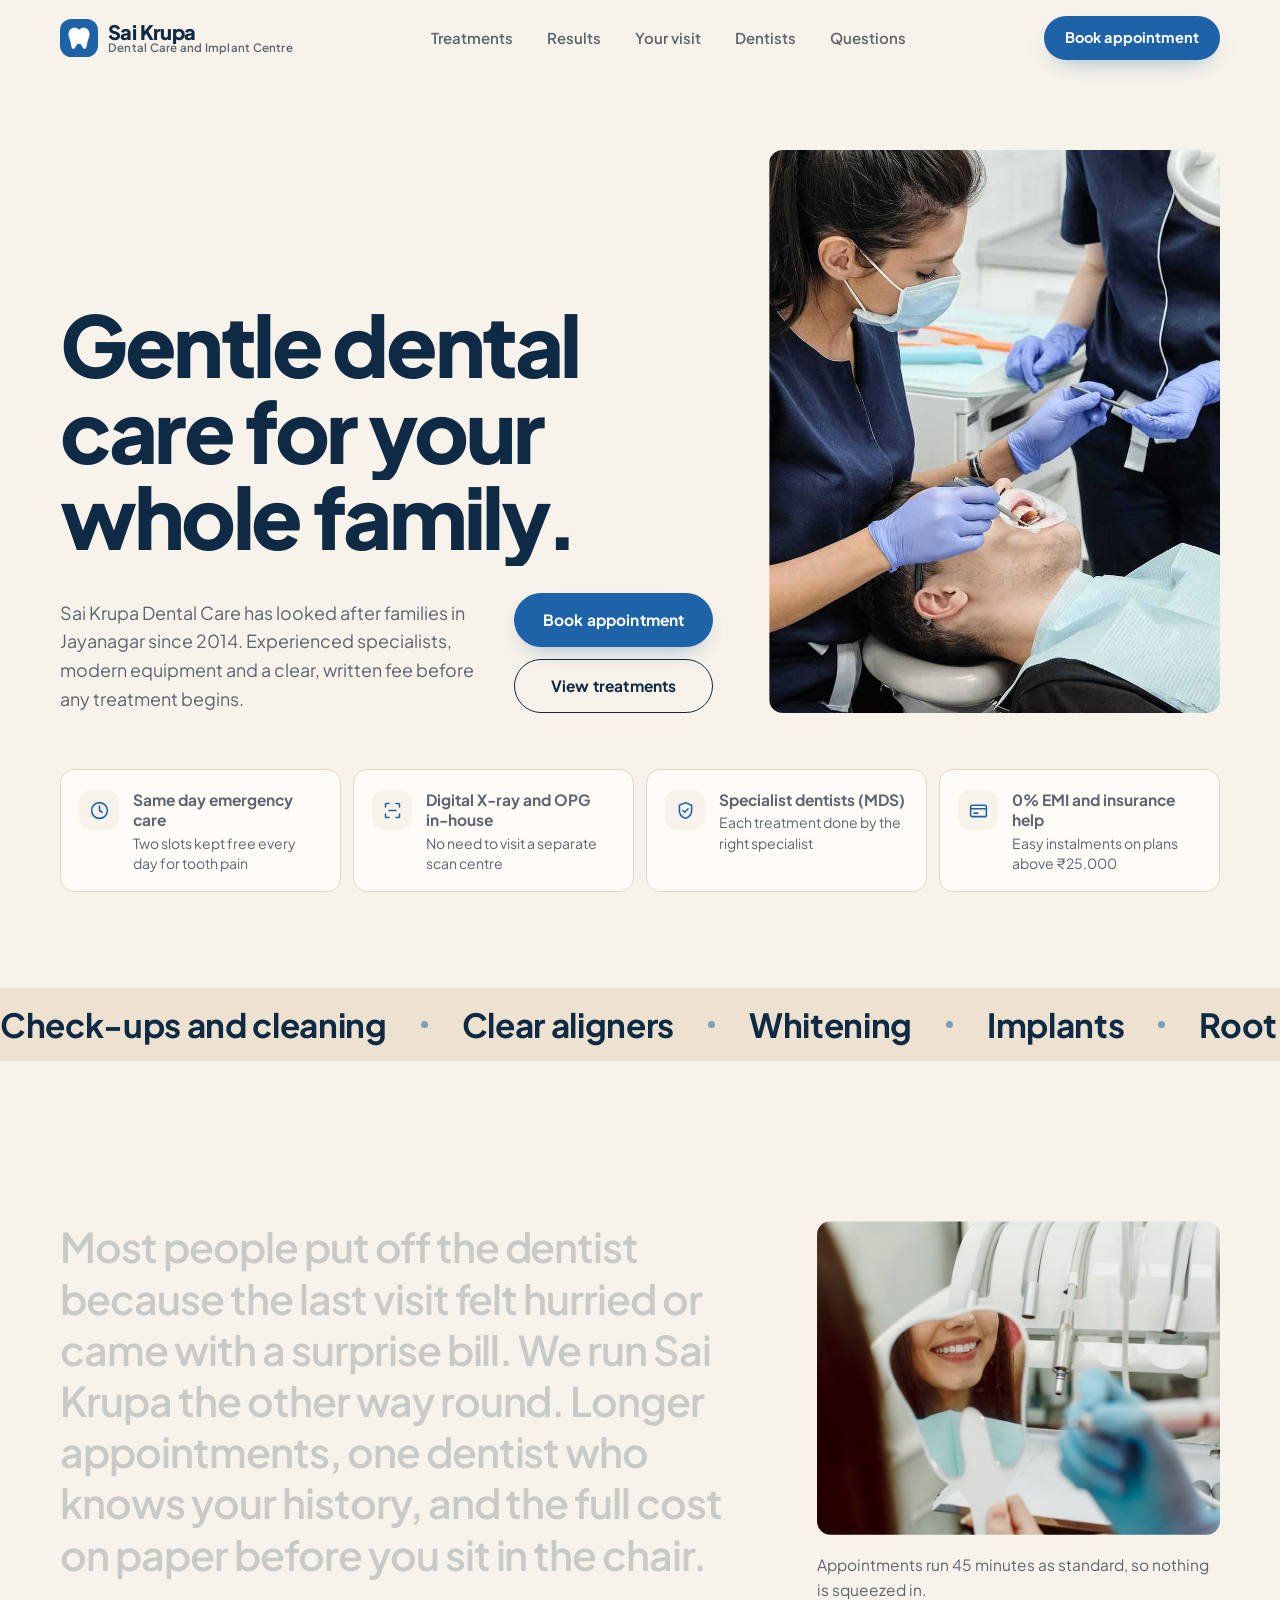
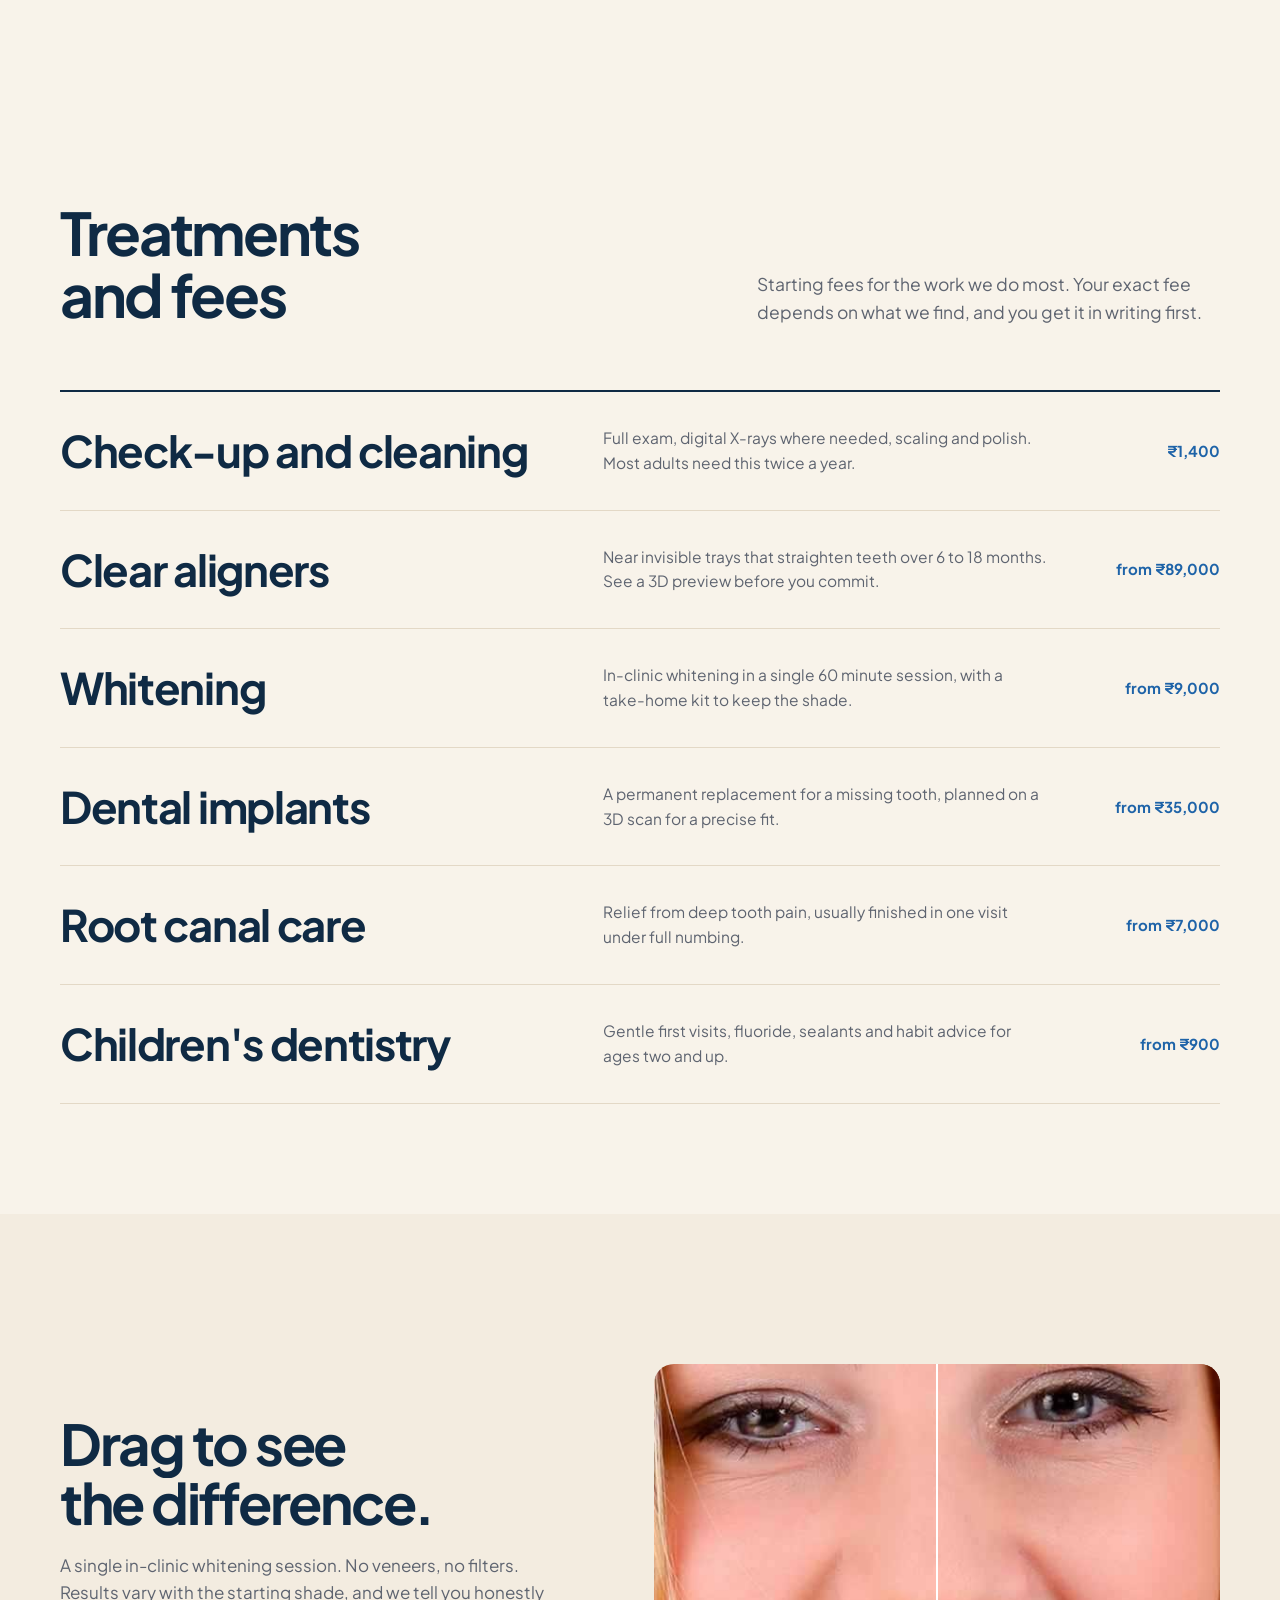
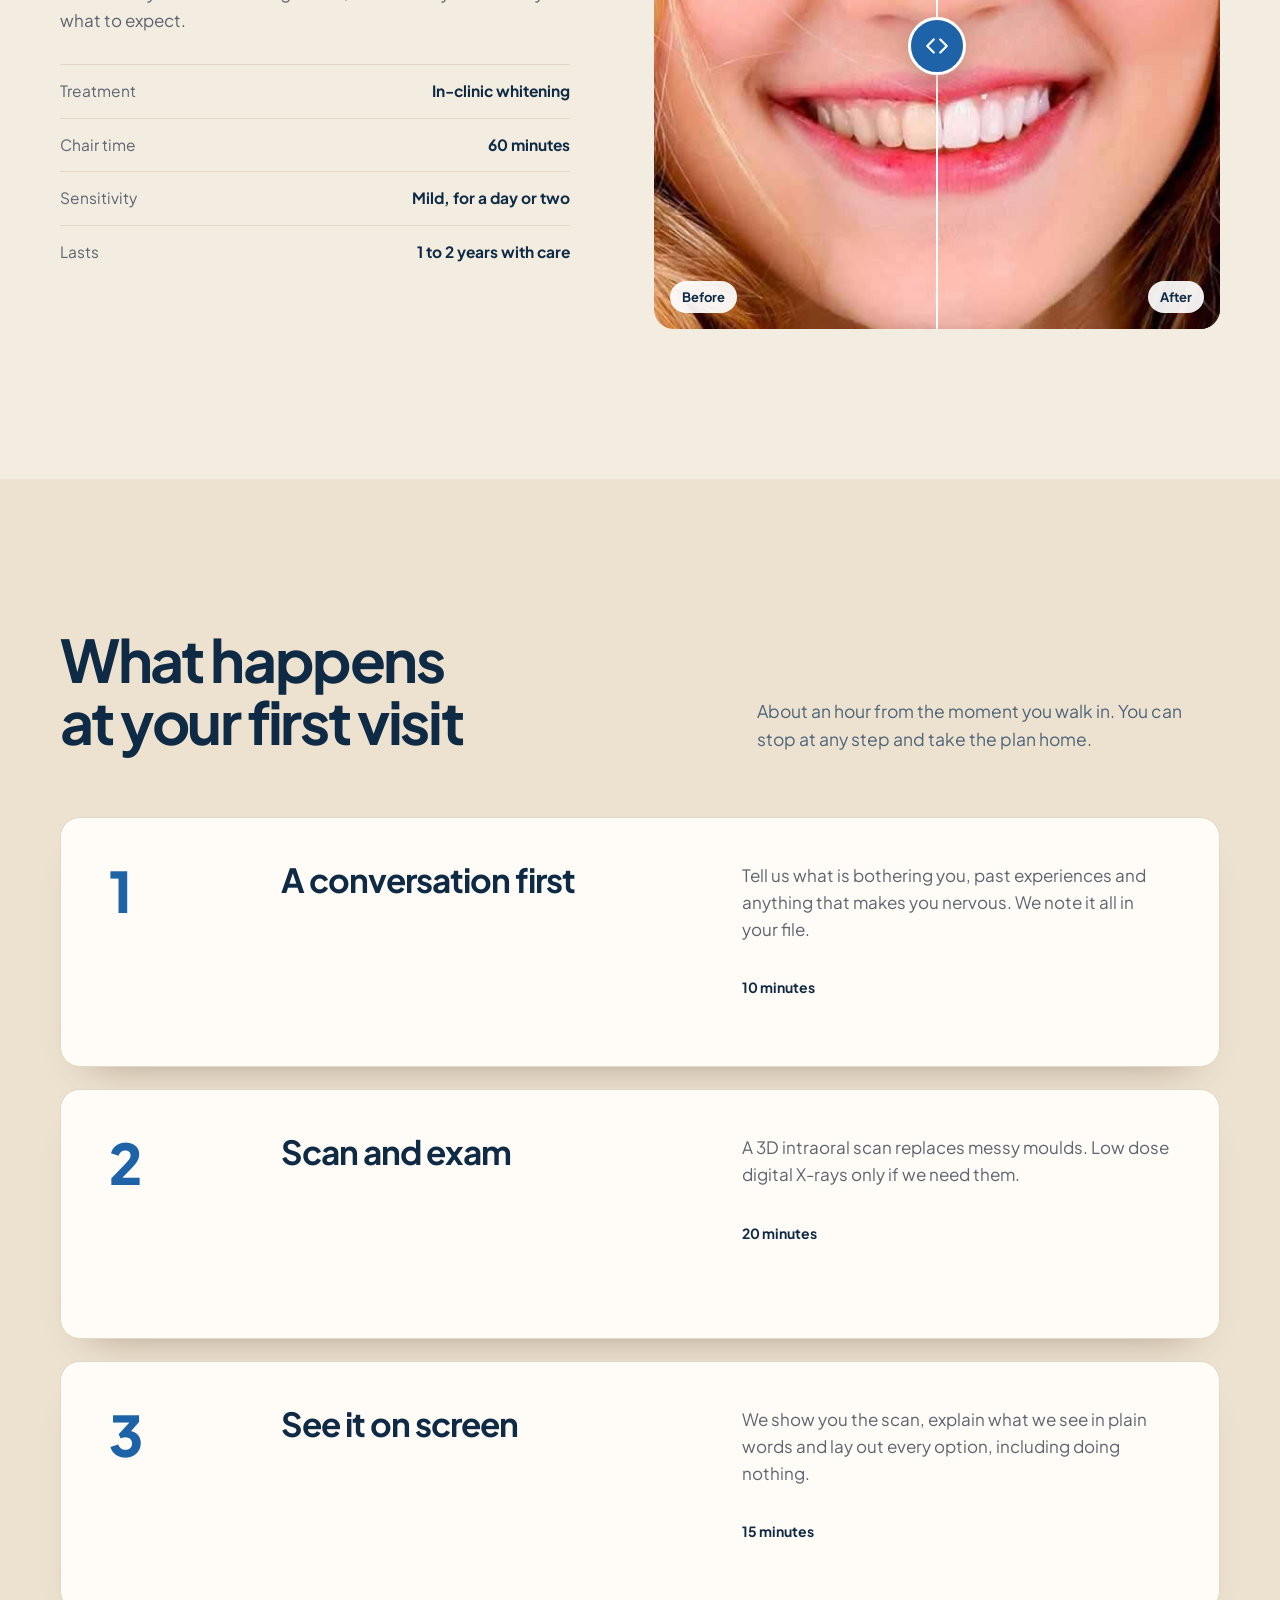
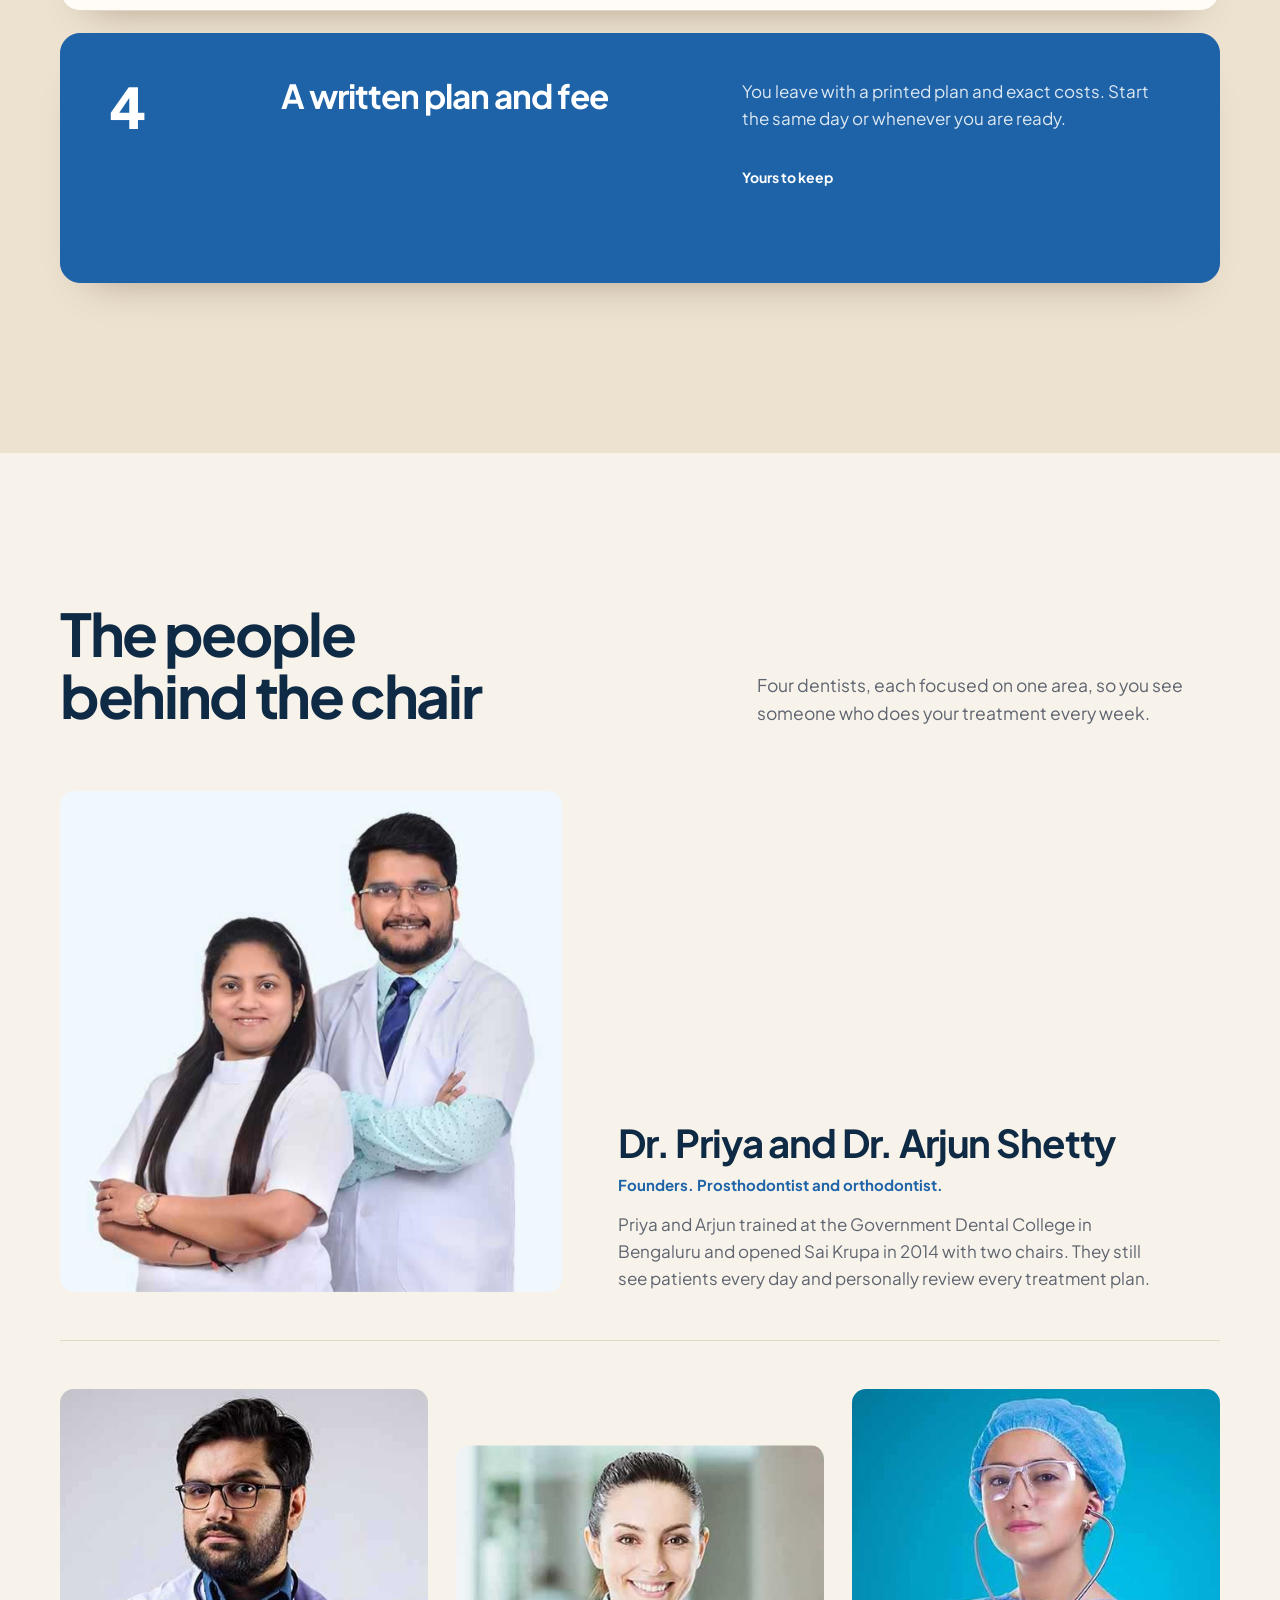
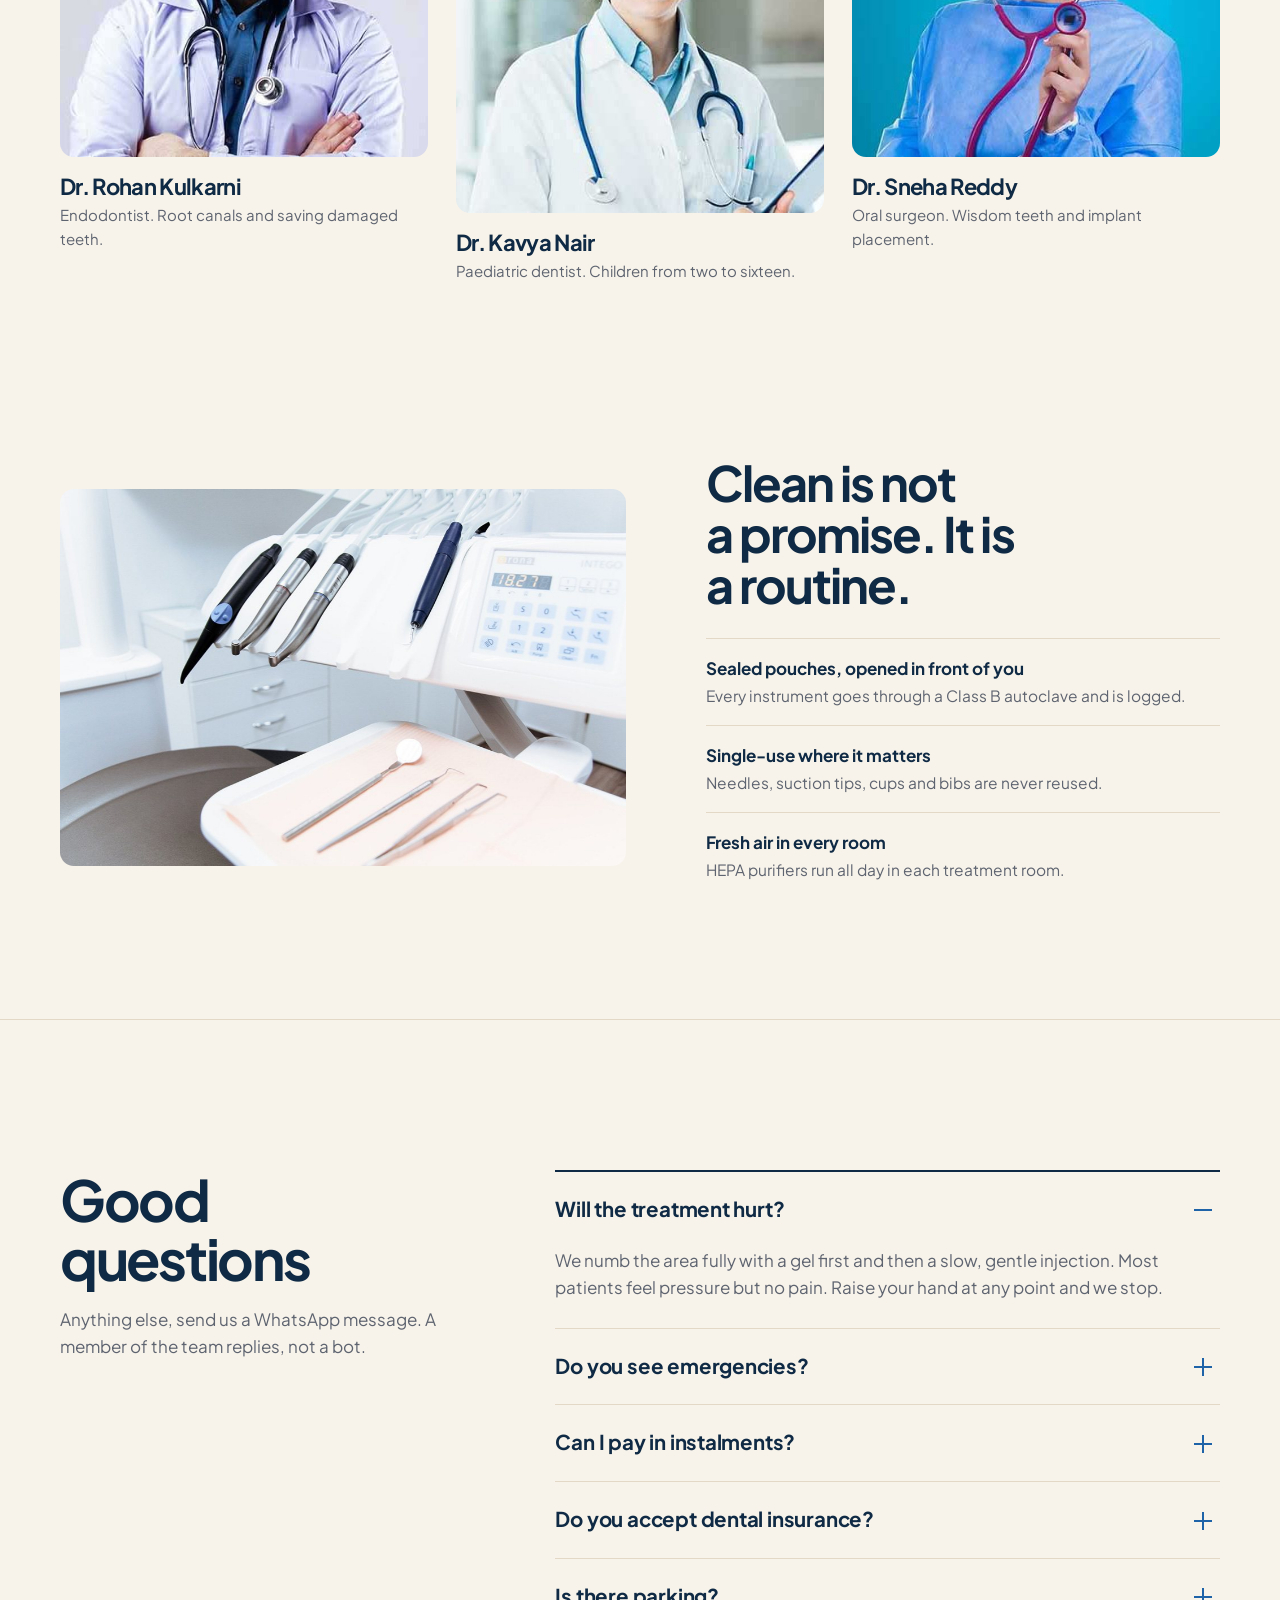
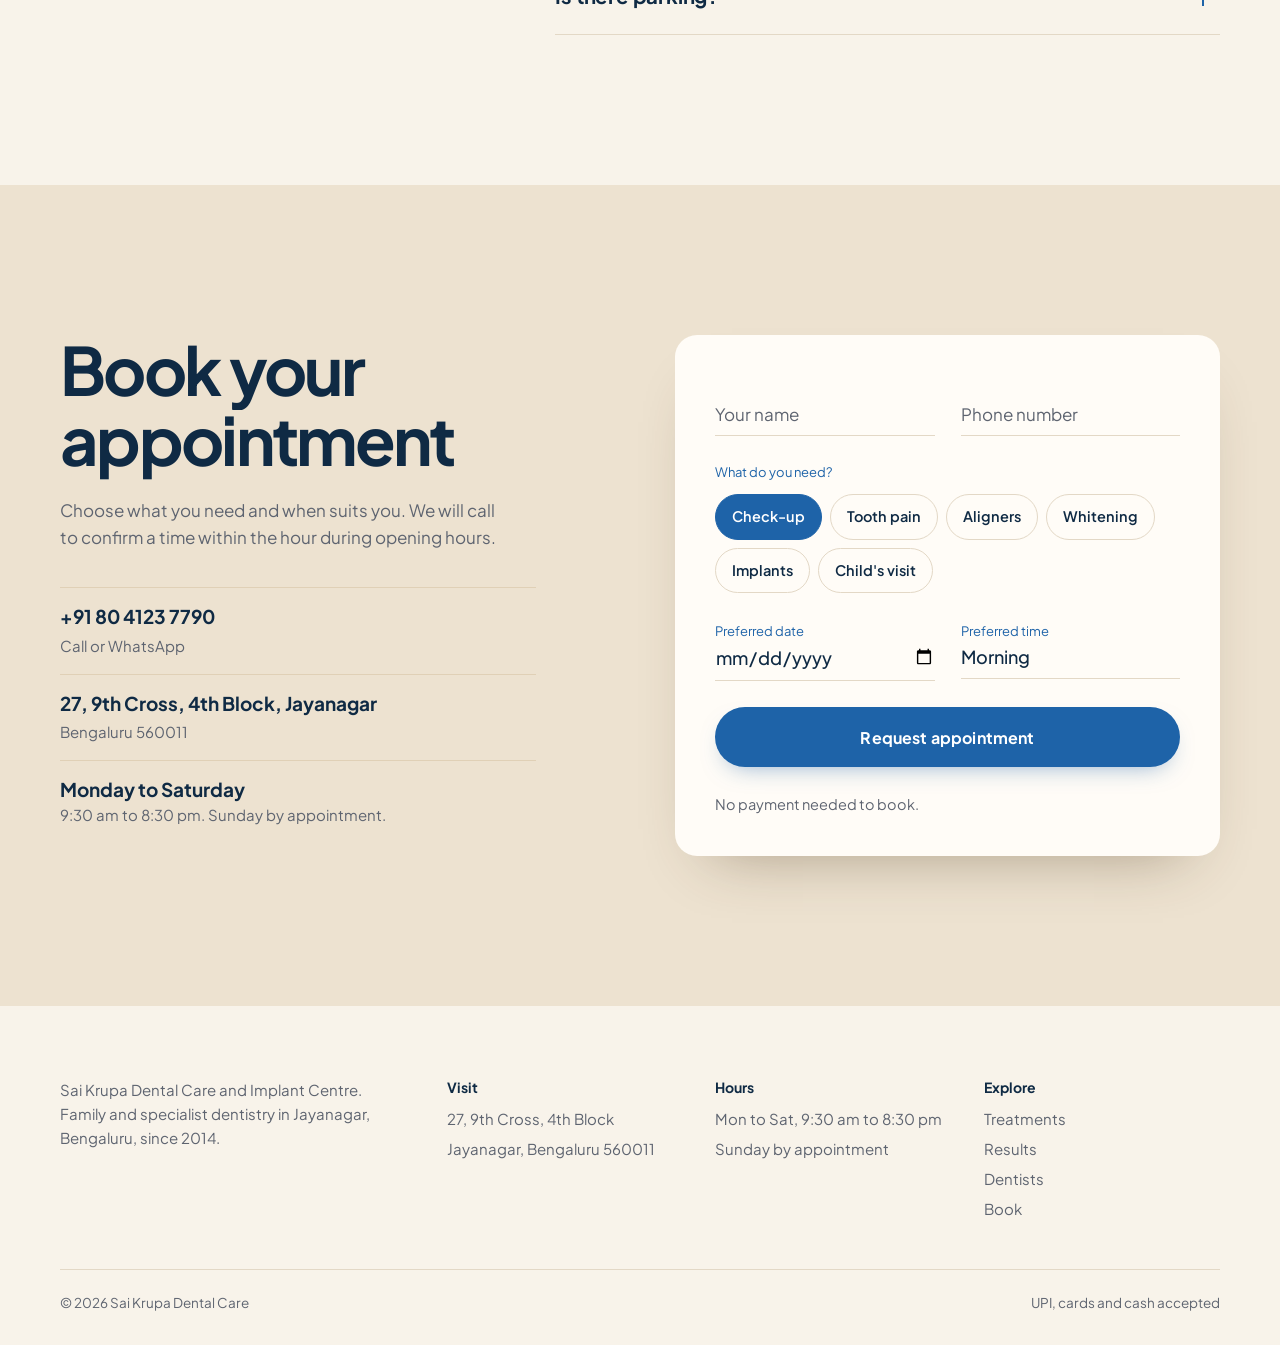
<file: public/index.html>
<!DOCTYPE html>
<html lang="en-IN">
<head>
<meta charset="utf-8">
<meta name="viewport" content="width=device-width, initial-scale=1, viewport-fit=cover">
<title>Sai Krupa Dental Care | Dentist in Jayanagar, Bengaluru</title>
<meta name="description" content="Sai Krupa Dental Care and Implant Centre, Jayanagar, Bengaluru. Check-ups, root canal, implants, clear aligners, whitening and children's dentistry. Same day emergency care. Call +91 80 4123 7790.">
<meta name="theme-color" content="#F8F3EA">
<!-- GO-LIVE: replace https://www.saikrupadental.example with the real domain here, in sitemap.xml and robots.txt -->
<link rel="canonical" href="https://www.saikrupadental.example/">
<meta name="color-scheme" content="light">
<meta property="og:type" content="website">
<meta property="og:site_name" content="Sai Krupa Dental Care">
<meta property="og:locale" content="en_IN">
<meta property="og:url" content="https://www.saikrupadental.example/">
<meta property="og:title" content="Sai Krupa Dental Care, Jayanagar">
<meta property="og:description" content="Gentle family and specialist dentistry in Jayanagar, Bengaluru, since 2014.">
<meta property="og:image" content="https://www.saikrupadental.example/images/og-image.jpg">
<meta property="og:image:width" content="900">
<meta property="og:image:height" content="472">
<meta property="og:image:alt" content="Patient checking her smile in a mirror at Sai Krupa Dental Care">
<meta name="twitter:card" content="summary_large_image">
<link rel="icon" href="favicon.svg" type="image/svg+xml">
<link rel="icon" href="favicon-32.png" type="image/png" sizes="32x32">
<link rel="apple-touch-icon" href="apple-touch-icon.png">
<link rel="manifest" href="site.webmanifest">
<link rel="preload" as="image" href="images/hero.jpg" fetchpriority="high">
<script type="application/ld+json">
{
  "@context": "https://schema.org",
  "@type": "Dentist",
  "name": "Sai Krupa Dental Care and Implant Centre",
  "url": "https://www.saikrupadental.example/",
  "image": "https://www.saikrupadental.example/images/og-image.jpg",
  "telephone": "+91-80-4123-7790",
  "priceRange": "₹₹",
  "address": {
    "@type": "PostalAddress",
    "streetAddress": "27, 9th Cross, 4th Block, Jayanagar",
    "addressLocality": "Bengaluru",
    "addressRegion": "Karnataka",
    "postalCode": "560011",
    "addressCountry": "IN"
  },
  "openingHoursSpecification": [{
    "@type": "OpeningHoursSpecification",
    "dayOfWeek": ["Monday","Tuesday","Wednesday","Thursday","Friday","Saturday"],
    "opens": "09:30",
    "closes": "20:30"
  }]
}
</script>
<script>(function(d){if(matchMedia('(prefers-reduced-motion: reduce)').matches)return;d.classList.add('js');window.skFallback=setTimeout(function(){d.classList.remove('js')},4000)})(document.documentElement)</script>
<link rel="preconnect" href="https://fonts.googleapis.com">
<link rel="preconnect" href="https://fonts.gstatic.com" crossorigin>
<link href="https://fonts.googleapis.com/css2?family=Plus+Jakarta+Sans:wght@400;500;600;700;800&display=swap" rel="stylesheet">
<link rel="stylesheet" href="styles.css?v=2">
</head>
<body>
<a class="skip" href="#main">Skip to content</a>
<header class="header" id="header">
  <div class="wrap header-row">
    <a class="logo" href="#top" aria-label="Sai Krupa Dental Care, home">
      <svg class="logo-mark" viewBox="0 0 30 30" aria-hidden="true"><rect width="30" height="30" rx="9" fill="var(--brand)"/><path d="M15 8.4c-1.8-1.4-3.700-1.900-5.500-1.100-2.200.9-3.200 3.200-2.700 5.900.4 2 1.200 3.300 1.600 5.300.4 1.800.4 4.800 2.200 5.100 1.900.3 1.800-4 4.400-4s2.500 4.300 4.400 4c1.800-.3 1.800-3.300 2.200-5.100.4-2 1.200-3.300 1.600-5.300.5-2.700-.5-5-2.700-5.900-1.800-.8-3.700-.3-5.500 1.100Z" fill="#fff"/></svg>
      <span><b>Sai Krupa</b><small>Dental Care and Implant Centre</small></span>
    </a>
    <nav class="nav" aria-label="Main">
      <a href="#treatments">Treatments</a>
      <a href="#results">Results</a>
      <a href="#process">Your visit</a>
      <a href="#team">Dentists</a>
      <a href="#faq">Questions</a>
    </nav>
    <a class="btn btn-brand btn-small header-cta" href="#book"><span class="roll"><span>Book appointment</span><span aria-hidden="true">Book appointment</span></span></a>
    <button class="menu-btn" id="menuBtn" type="button" aria-label="Open menu" aria-expanded="false" aria-controls="mobileMenu"><i></i><i></i></button>
  </div>
</header>

<div class="mobile-menu" id="mobileMenu" aria-hidden="true">
  <nav aria-label="Mobile">
    <a href="#treatments">Treatments</a>
    <a href="#results">Results</a>
    <a href="#process">Your visit</a>
    <a href="#team">Dentists</a>
    <a href="#faq">Questions</a>
    <a href="#book">Book appointment</a>
  </nav>
  <p class="menu-info">27, 9th Cross, 4th Block, Jayanagar, Bengaluru<br>Monday to Saturday, 9:30 am to 8:30 pm</p>
</div>

<main id="main">
  <section class="hero">
    <div class="wrap hero-grid">
      <div class="hero-copy">
        <h1 class="reveal" aria-label="Gentle dental care for your whole family.">
          <span class="line" aria-hidden="true"><span>Gentle dental</span></span>
          <span class="line" aria-hidden="true"><span>care for your</span></span>
          <span class="line" aria-hidden="true"><span>whole family.</span></span>
        </h1>
        <div class="hero-sub">
          <p class="hero-lede fade d1">Sai Krupa Dental Care has looked after families in Jayanagar since 2014. Experienced specialists, modern equipment and a clear, written fee before any treatment begins.</p>
          <div class="hero-actions fade d2">
            <a class="btn btn-brand" href="#book"><span class="roll"><span>Book appointment</span><span aria-hidden="true">Book appointment</span></span></a>
            <a class="btn btn-line" href="#treatments"><span class="roll"><span>View treatments</span><span aria-hidden="true">View treatments</span></span></a>
          </div>
        </div>
      </div>
      <div class="hero-media">
        <div class="hero-photo wipe">
          <img src="images/hero.jpg" alt="Dentist and assistant examining a patient's teeth" width="880" height="1100" fetchpriority="high">
        </div>
      </div>
    </div>
    <div class="wrap">
      <ul class="trust fade">
        <li><span class="ico"><svg viewBox="0 0 24 24" fill="none" stroke="currentColor" stroke-width="1.8" stroke-linecap="round" stroke-linejoin="round" aria-hidden="true"><path d="M12 7v5l3 2"/><circle cx="12" cy="12" r="9"/></svg></span><span><b>Same day emergency care</b><span>Two slots kept free every day for tooth pain</span></span></li>
        <li><span class="ico"><svg viewBox="0 0 24 24" fill="none" stroke="currentColor" stroke-width="1.8" stroke-linecap="round" stroke-linejoin="round" aria-hidden="true"><path d="M4 8V5a1 1 0 0 1 1-1h3M16 4h3a1 1 0 0 1 1 1v3M20 16v3a1 1 0 0 1-1 1h-3M8 20H5a1 1 0 0 1-1-1v-3"/><path d="M8 12h8"/></svg></span><span><b>Digital X-ray and OPG in-house</b><span>No need to visit a separate scan centre</span></span></li>
        <li><span class="ico"><svg viewBox="0 0 24 24" fill="none" stroke="currentColor" stroke-width="1.8" stroke-linecap="round" stroke-linejoin="round" aria-hidden="true"><path d="M12 3l7 3v6c0 4.400-3 7.600-7 9-4-1.400-7-4.600-7-9V6Z"/><path d="M9 12l2 2 4-4"/></svg></span><span><b>Specialist dentists (MDS)</b><span>Each treatment done by the right specialist</span></span></li>
        <li><span class="ico"><svg viewBox="0 0 24 24" fill="none" stroke="currentColor" stroke-width="1.8" stroke-linecap="round" stroke-linejoin="round" aria-hidden="true"><rect x="3" y="6" width="18" height="13" rx="2"/><path d="M3 10h18M7 15h4"/></svg></span><span><b>0% EMI and insurance help</b><span>Easy instalments on plans above ₹25,000</span></span></li>
      </ul>
    </div>
  </section>

  <div class="marquee" aria-hidden="true">
    <div class="marquee-track">
      <div class="marquee-group">
        <span>Check-ups and cleaning</span><i class="sep"></i>
        <span>Clear aligners</span><i class="sep"></i>
        <span>Whitening</span><i class="sep"></i>
        <span>Implants</span><i class="sep"></i>
        <span>Root canal care</span><i class="sep"></i>
        <span>Children's dentistry</span><i class="sep"></i>
      </div>
      <div class="marquee-group">
        <span>Check-ups and cleaning</span><i class="sep"></i>
        <span>Clear aligners</span><i class="sep"></i>
        <span>Whitening</span><i class="sep"></i>
        <span>Implants</span><i class="sep"></i>
        <span>Root canal care</span><i class="sep"></i>
        <span>Children's dentistry</span><i class="sep"></i>
      </div>
    </div>
  </div>

  <section class="statement">
    <div class="wrap statement-grid">
      <p class="big" id="statement">Most people put off the dentist because the last visit felt hurried or came with a surprise bill. We run Sai Krupa the other way round. Longer appointments, one dentist who knows your history, and the full cost on paper before you sit in the chair.</p>
      <div class="statement-side">
        <div class="wipe"><img src="images/intro.jpg" alt="Patient checking her smile in a hand mirror after treatment" loading="lazy" width="900" height="700"></div>
        <p class="fade">Appointments run 45 minutes as standard, so nothing is squeezed in.</p>
      </div>
    </div>
  </section>

  <section class="treatments" id="treatments">
    <div class="wrap">
      <div class="head">
        <h2 class="reveal"><span class="line"><span>Treatments</span></span><span class="line"><span>and fees</span></span></h2>
        <p class="fade">Starting fees for the work we do most. Your exact fee depends on what we find, and you get it in writing first.</p>
      </div>
      <ul class="t-list" id="tList">
        <li class="t-row" data-img="0"><a href="#book" data-need="Check-up and cleaning">
          <h3>Check-up and cleaning</h3>
          <p>Full exam, digital X-rays where needed, scaling and polish. Most adults need this twice a year.</p>
          <span class="t-fee">₹1,400</span>
          <img class="t-thumb" src="images/t-checkup.jpg" alt="" width="500" height="300" loading="lazy" decoding="async">
        </a></li>
        <li class="t-row" data-img="1"><a href="#book" data-need="Clear aligners">
          <h3>Clear aligners</h3>
          <p>Near invisible trays that straighten teeth over 6 to 18 months. See a 3D preview before you commit.</p>
          <span class="t-fee">from ₹89,000</span>
          <img class="t-thumb" src="images/t-aligners.jpg" alt="" width="500" height="300" loading="lazy" decoding="async">
        </a></li>
        <li class="t-row" data-img="2"><a href="#book" data-need="Whitening">
          <h3>Whitening</h3>
          <p>In-clinic whitening in a single 60 minute session, with a take-home kit to keep the shade.</p>
          <span class="t-fee">from ₹9,000</span>
          <img class="t-thumb" src="images/t-whitening.jpg" alt="" width="500" height="300" loading="lazy" decoding="async">
        </a></li>
        <li class="t-row" data-img="3"><a href="#book" data-need="Implants">
          <h3>Dental implants</h3>
          <p>A permanent replacement for a missing tooth, planned on a 3D scan for a precise fit.</p>
          <span class="t-fee">from ₹35,000</span>
          <img class="t-thumb" src="images/t-implant.jpg" alt="" width="500" height="300" loading="lazy" decoding="async">
        </a></li>
        <li class="t-row" data-img="4"><a href="#book" data-need="Tooth pain">
          <h3>Root canal care</h3>
          <p>Relief from deep tooth pain, usually finished in one visit under full numbing.</p>
          <span class="t-fee">from ₹7,000</span>
          <img class="t-thumb" src="images/t-rootcanal.jpg" alt="" width="500" height="300" loading="lazy" decoding="async">
        </a></li>
        <li class="t-row" data-img="5"><a href="#book" data-need="Child's visit">
          <h3>Children's dentistry</h3>
          <p>Gentle first visits, fluoride, sealants and habit advice for ages two and up.</p>
          <span class="t-fee">from ₹900</span>
          <img class="t-thumb" src="images/t-kids.jpg" alt="" width="500" height="300" loading="lazy" decoding="async">
        </a></li>
      </ul>
    </div>
    <div class="t-preview" id="tPreview" aria-hidden="true">
      <img src="images/t-checkup.jpg" alt="" width="500" height="300" loading="lazy"><img src="images/t-aligners.jpg" alt="" width="500" height="300" loading="lazy"><img src="images/t-whitening.jpg" alt="" width="500" height="300" loading="lazy"><img src="images/t-implant.jpg" alt="" width="500" height="300" loading="lazy"><img src="images/t-rootcanal.jpg" alt="" width="500" height="300" loading="lazy"><img src="images/t-kids.jpg" alt="" width="500" height="300" loading="lazy">
    </div>
  </section>

  <section class="ba" id="results">
    <div class="wrap ba-grid">
      <div class="ba-copy">
        <h2 class="reveal"><span class="line"><span>Drag to see</span></span><span class="line"><span>the difference.</span></span></h2>
        <p class="fade">A single in-clinic whitening session. No veneers, no filters. Results vary with the starting shade, and we tell you honestly what to expect.</p>
        <ul class="ba-facts fade">
          <li><span>Treatment</span><b>In-clinic whitening</b></li>
          <li><span>Chair time</span><b>60 minutes</b></li>
          <li><span>Sensitivity</span><b>Mild, for a day or two</b></li>
          <li><span>Lasts</span><b>1 to 2 years with care</b></li>
        </ul>
      </div>
      <div class="compare fade" id="compare">
        <img src="images/before.jpg" alt="Smile before whitening" width="600" height="600">
        <img class="after" src="images/after.jpg" alt="The same smile after whitening" width="600" height="600">
        <span class="compare-label l">Before</span>
        <span class="compare-label r">After</span>
        <span class="compare-line"></span>
        <input type="range" min="0" max="100" value="50" aria-label="Compare before and after whitening">
        <span class="compare-knob"><svg viewBox="0 0 24 24" fill="none" stroke="currentColor" stroke-width="2" stroke-linecap="round" stroke-linejoin="round" aria-hidden="true"><path d="M9 6l-6 6 6 6M15 6l6 6-6 6"/></svg></span>
      </div>
    </div>
  </section>

  <section class="process" id="process">
    <div class="wrap">
      <div class="head">
        <h2 class="reveal"><span class="line"><span>What happens</span></span><span class="line"><span>at your first visit</span></span></h2>
        <p class="fade">About an hour from the moment you walk in. You can stop at any step and take the plan home.</p>
      </div>
      <ol class="stack">
        <li class="step"><span class="step-n">1</span><div class="step-body"><h3>A conversation first</h3><p>Tell us what is bothering you, past experiences and anything that makes you nervous. We note it all in your file.</p></div><small>10 minutes</small></li>
        <li class="step"><span class="step-n">2</span><div class="step-body"><h3>Scan and exam</h3><p>A 3D intraoral scan replaces messy moulds. Low dose digital X-rays only if we need them.</p></div><small>20 minutes</small></li>
        <li class="step"><span class="step-n">3</span><div class="step-body"><h3>See it on screen</h3><p>We show you the scan, explain what we see in plain words and lay out every option, including doing nothing.</p></div><small>15 minutes</small></li>
        <li class="step"><span class="step-n">4</span><div class="step-body"><h3>A written plan and fee</h3><p>You leave with a printed plan and exact costs. Start the same day or whenever you are ready.</p></div><small>Yours to keep</small></li>
      </ol>
    </div>
  </section>

  <section class="team" id="team">
    <div class="wrap">
      <div class="head">
        <h2 class="reveal"><span class="line"><span>The people</span></span><span class="line"><span>behind the chair</span></span></h2>
        <p class="fade">Four dentists, each focused on one area, so you see someone who does your treatment every week.</p>
      </div>
      <div class="founders">
        <div class="wipe"><img src="images/founders.jpg" alt="Dr. Priya Shetty and Dr. Arjun Shetty, founders of Sai Krupa Dental Care" loading="lazy" width="600" height="600"></div>
        <div class="fade">
          <h3>Dr. Priya and Dr. Arjun Shetty</h3>
          <p class="role">Founders. Prosthodontist and orthodontist.</p>
          <p>Priya and Arjun trained at the Government Dental College in Bengaluru and opened Sai Krupa in 2014 with two chairs. They still see patients every day and personally review every treatment plan.</p>
        </div>
      </div>
      <div class="team-grid">
        <article class="doc"><div class="wipe"><img src="images/doc-1.jpg" alt="Portrait of Dr. Rohan Kulkarni" loading="lazy" width="450" height="450"></div><h3>Dr. Rohan Kulkarni</h3><p>Endodontist. Root canals and saving damaged teeth.</p></article>
        <article class="doc"><div class="wipe"><img src="images/doc-2.jpg" alt="Portrait of Dr. Kavya Nair" loading="lazy" width="450" height="450"></div><h3>Dr. Kavya Nair</h3><p>Paediatric dentist. Children from two to sixteen.</p></article>
        <article class="doc"><div class="wipe"><img src="images/doc-3.jpg" alt="Portrait of Dr. Sneha Reddy" loading="lazy" width="450" height="450"></div><h3>Dr. Sneha Reddy</h3><p>Oral surgeon. Wisdom teeth and implant placement.</p></article>
      </div>
    </div>
  </section>

  <section class="care">
    <div class="wrap care-grid">
      <div class="wipe"><img src="images/hygiene.jpg" alt="Sterilised dental instruments laid out on a clean tray" loading="lazy" width="1000" height="667"></div>
      <div>
        <h2 class="reveal"><span class="line"><span>Clean is not</span></span><span class="line"><span>a promise. It is</span></span><span class="line"><span>a routine.</span></span></h2>
        <ul class="fade">
          <li><b>Sealed pouches, opened in front of you</b><span>Every instrument goes through a Class B autoclave and is logged.</span></li>
          <li><b>Single-use where it matters</b><span>Needles, suction tips, cups and bibs are never reused.</span></li>
          <li><b>Fresh air in every room</b><span>HEPA purifiers run all day in each treatment room.</span></li>
        </ul>
      </div>
    </div>
  </section>

  <section class="faq" id="faq">
    <div class="wrap faq-grid">
      <div class="faq-side">
        <h2 class="reveal"><span class="line"><span>Good</span></span><span class="line"><span>questions</span></span></h2>
        <p class="fade">Anything else, send us a WhatsApp message. A member of the team replies, not a bot.</p>
      </div>
      <div class="qs">
        <div class="q open"><button type="button" aria-expanded="true">Will the treatment hurt?</button><div class="q-a"><div><p>We numb the area fully with a gel first and then a slow, gentle injection. Most patients feel pressure but no pain. Raise your hand at any point and we stop.</p></div></div></div>
        <div class="q"><button type="button" aria-expanded="false">Do you see emergencies?</button><div class="q-a"><div><p>Yes. We keep two slots open every day for tooth pain, broken teeth and swelling. Call before you come so we can get ready for you.</p></div></div></div>
        <div class="q"><button type="button" aria-expanded="false">Can I pay in instalments?</button><div class="q-a"><div><p>Treatment plans above ₹25,000 can be split over 3, 6 or 9 months at no extra cost. We accept UPI, cards and cash.</p></div></div></div>
        <div class="q"><button type="button" aria-expanded="false">Do you accept dental insurance?</button><div class="q-a"><div><p>We give you an itemised bill and the paperwork your insurer needs for a claim. Check your policy for what it covers.</p></div></div></div>
        <div class="q"><button type="button" aria-expanded="false">Is there parking?</button><div class="q-a"><div><p>Yes, there is free parking for patients behind the building on 9th Cross. The studio is on the ground floor with step-free access.</p></div></div></div>
      </div>
    </div>
  </section>

  <section class="booking" id="book">
    <div class="wrap booking-grid">
      <div class="booking-copy">
        <h2 class="reveal"><span class="line"><span>Book your</span></span><span class="line"><span>appointment</span></span></h2>
        <p class="fade">Choose what you need and when suits you. We will call to confirm a time within the hour during opening hours.</p>
        <ul class="reach fade">
          <li><a href="tel:+918041237790"><b>+91 80 4123 7790</b></a><span>Call or WhatsApp</span></li>
          <li><a href="https://www.google.com/maps/search/?api=1&amp;query=27+9th+Cross+4th+Block+Jayanagar+Bengaluru+560011" target="_blank" rel="noopener"><b>27, 9th Cross, 4th Block, Jayanagar</b></a><span>Bengaluru 560011</span></li>
          <li><b>Monday to Saturday</b><span>9:30 am to 8:30 pm. Sunday by appointment.</span></li>
        </ul>
      </div>
      <div>
        <form class="form" id="bookForm" novalidate>
          <div class="form-row">
            <div class="f"><input id="b-name" name="name" placeholder=" " autocomplete="name" maxlength="80" required><label for="b-name">Your name</label></div>
            <div class="f"><input id="b-phone" name="phone" type="tel" inputmode="tel" placeholder=" " autocomplete="tel" maxlength="20" required><label for="b-phone">Phone number</label></div>
          </div>
          <div>
            <span class="chips-label" id="chipsLabel">What do you need?</span>
            <div class="chips" role="radiogroup" aria-labelledby="chipsLabel">
              <label><input type="radio" name="need" value="Check-up and cleaning" checked><span>Check-up</span></label>
              <label><input type="radio" name="need" value="Tooth pain"><span>Tooth pain</span></label>
              <label><input type="radio" name="need" value="Clear aligners"><span>Aligners</span></label>
              <label><input type="radio" name="need" value="Whitening"><span>Whitening</span></label>
              <label><input type="radio" name="need" value="Implants"><span>Implants</span></label>
              <label><input type="radio" name="need" value="Child's visit"><span>Child's visit</span></label>
            </div>
          </div>
          <div class="form-row">
            <div class="f fixed"><input id="b-date" name="date" type="date" required><label for="b-date">Preferred date</label></div>
            <div class="f fixed"><select id="b-time" name="time"><option>Morning</option><option>Afternoon</option><option>Evening</option></select><label for="b-time">Preferred time</label></div>
          </div>
          <!-- Spam trap: hidden from people, bots tend to fill it -->
          <div class="hp" aria-hidden="true"><label for="b-company">Company</label><input id="b-company" name="company" tabindex="-1" autocomplete="off"></div>
          <button class="btn btn-brand" type="submit" id="bookSubmit"><span class="roll"><span class="label">Request appointment</span><span aria-hidden="true" class="label">Request appointment</span></span></button>
          <p class="form-msg" id="formMsg" aria-live="polite">No payment needed to book.</p>
        </form>
        <div class="done" id="done" role="status" aria-live="polite" tabindex="-1">
          <h3 id="doneTitle">Request received</h3>
          <p id="doneText"></p>
        </div>
      </div>
    </div>
  </section>
</main>

<footer class="footer">
  <div class="wrap">
    <div class="footer-grid">
      <div><p class="footer-tag">Sai Krupa Dental Care and Implant Centre. Family and specialist dentistry in Jayanagar, Bengaluru, since 2014.</p></div>
      <div><h4>Visit</h4><ul><li>27, 9th Cross, 4th Block</li><li>Jayanagar, Bengaluru 560011</li></ul></div>
      <div><h4>Hours</h4><ul><li>Mon to Sat, 9:30 am to 8:30 pm</li><li>Sunday by appointment</li></ul></div>
      <div><h4>Explore</h4><ul><li><a href="#treatments">Treatments</a></li><li><a href="#results">Results</a></li><li><a href="#team">Dentists</a></li><li><a href="#book">Book</a></li></ul></div>
    </div>
    <div class="footer-base"><span>© <span id="year">2026</span> Sai Krupa Dental Care</span><span>UPI, cards and cash accepted</span></div>
  </div>
</footer>

<div class="action-bar" id="actionBar">
  <a class="btn btn-line" href="tel:+918041237790"><span class="roll"><span>Call now</span><span aria-hidden="true">Call now</span></span></a>
  <a class="btn btn-brand" href="#book"><span class="roll"><span>Book visit</span><span aria-hidden="true">Book visit</span></span></a>
</div>

<script src="script.js?v=2" defer></script>
</body>
</html>
</file>
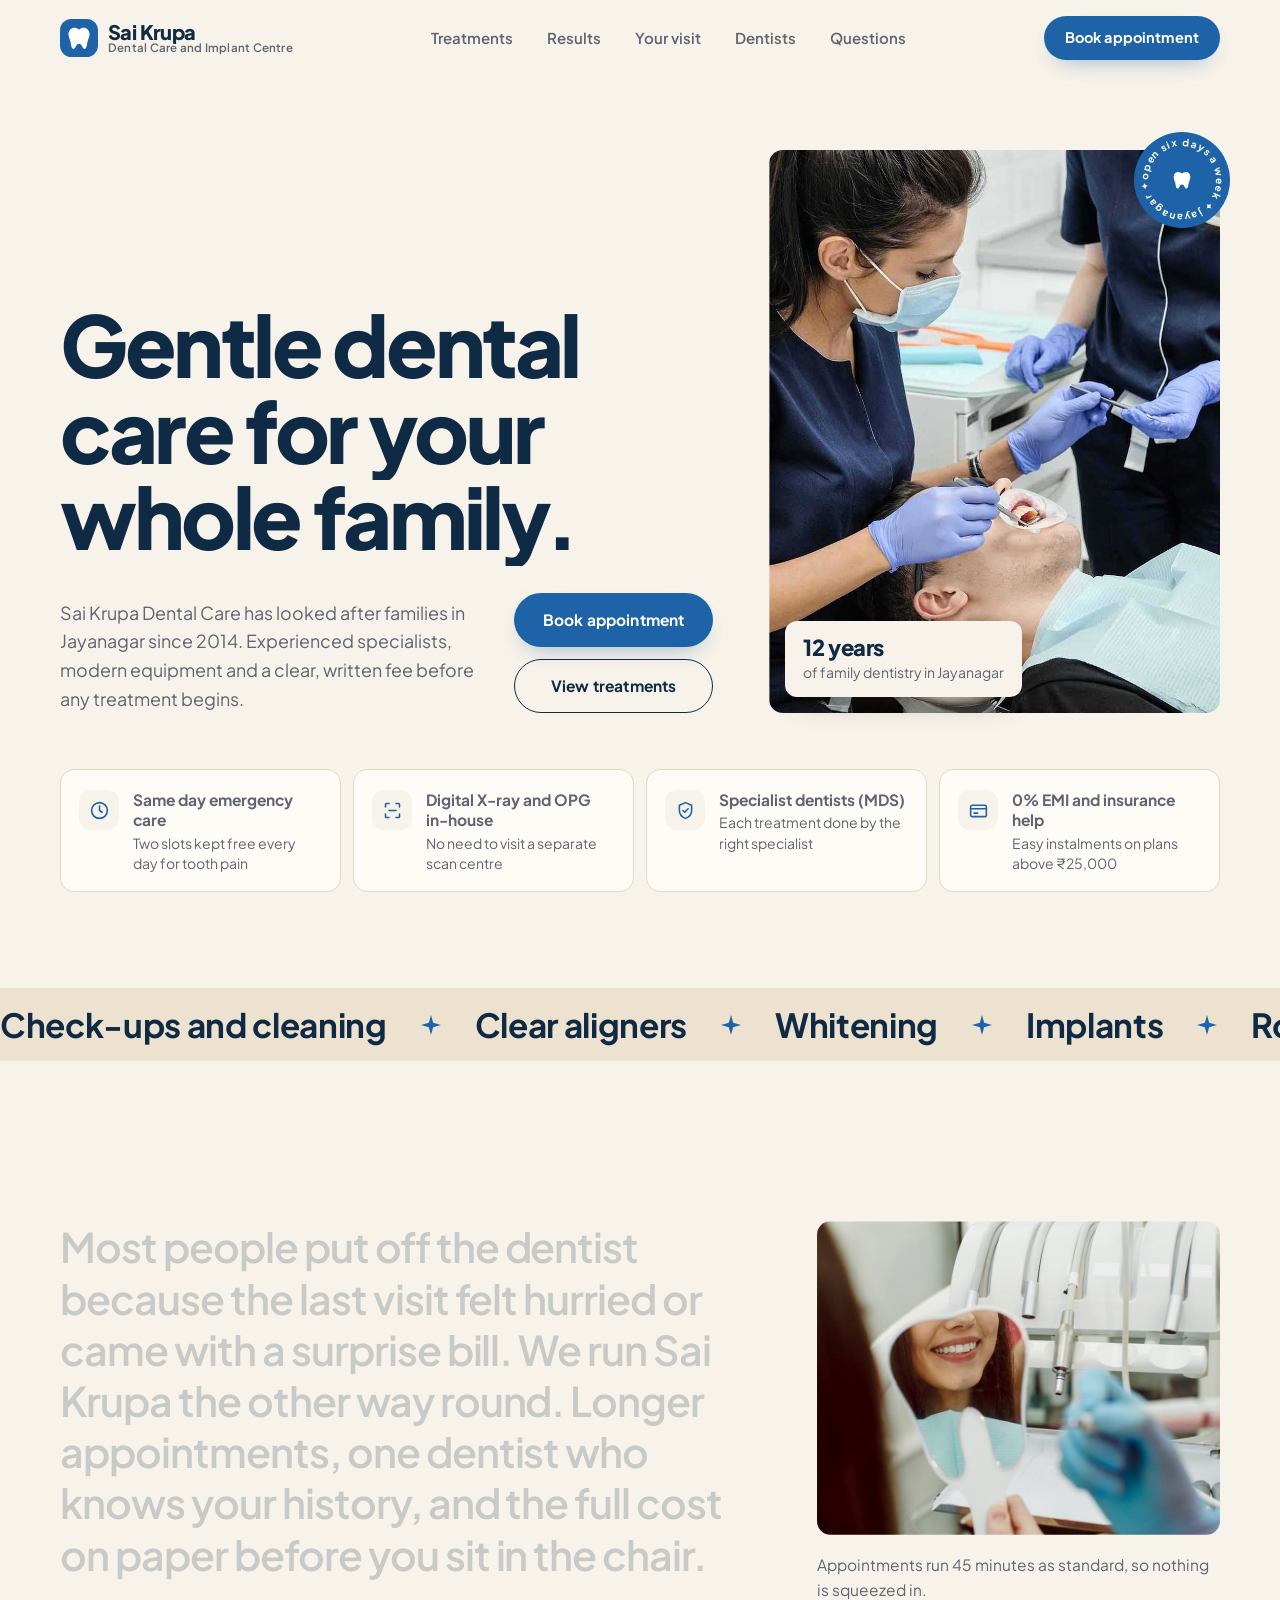
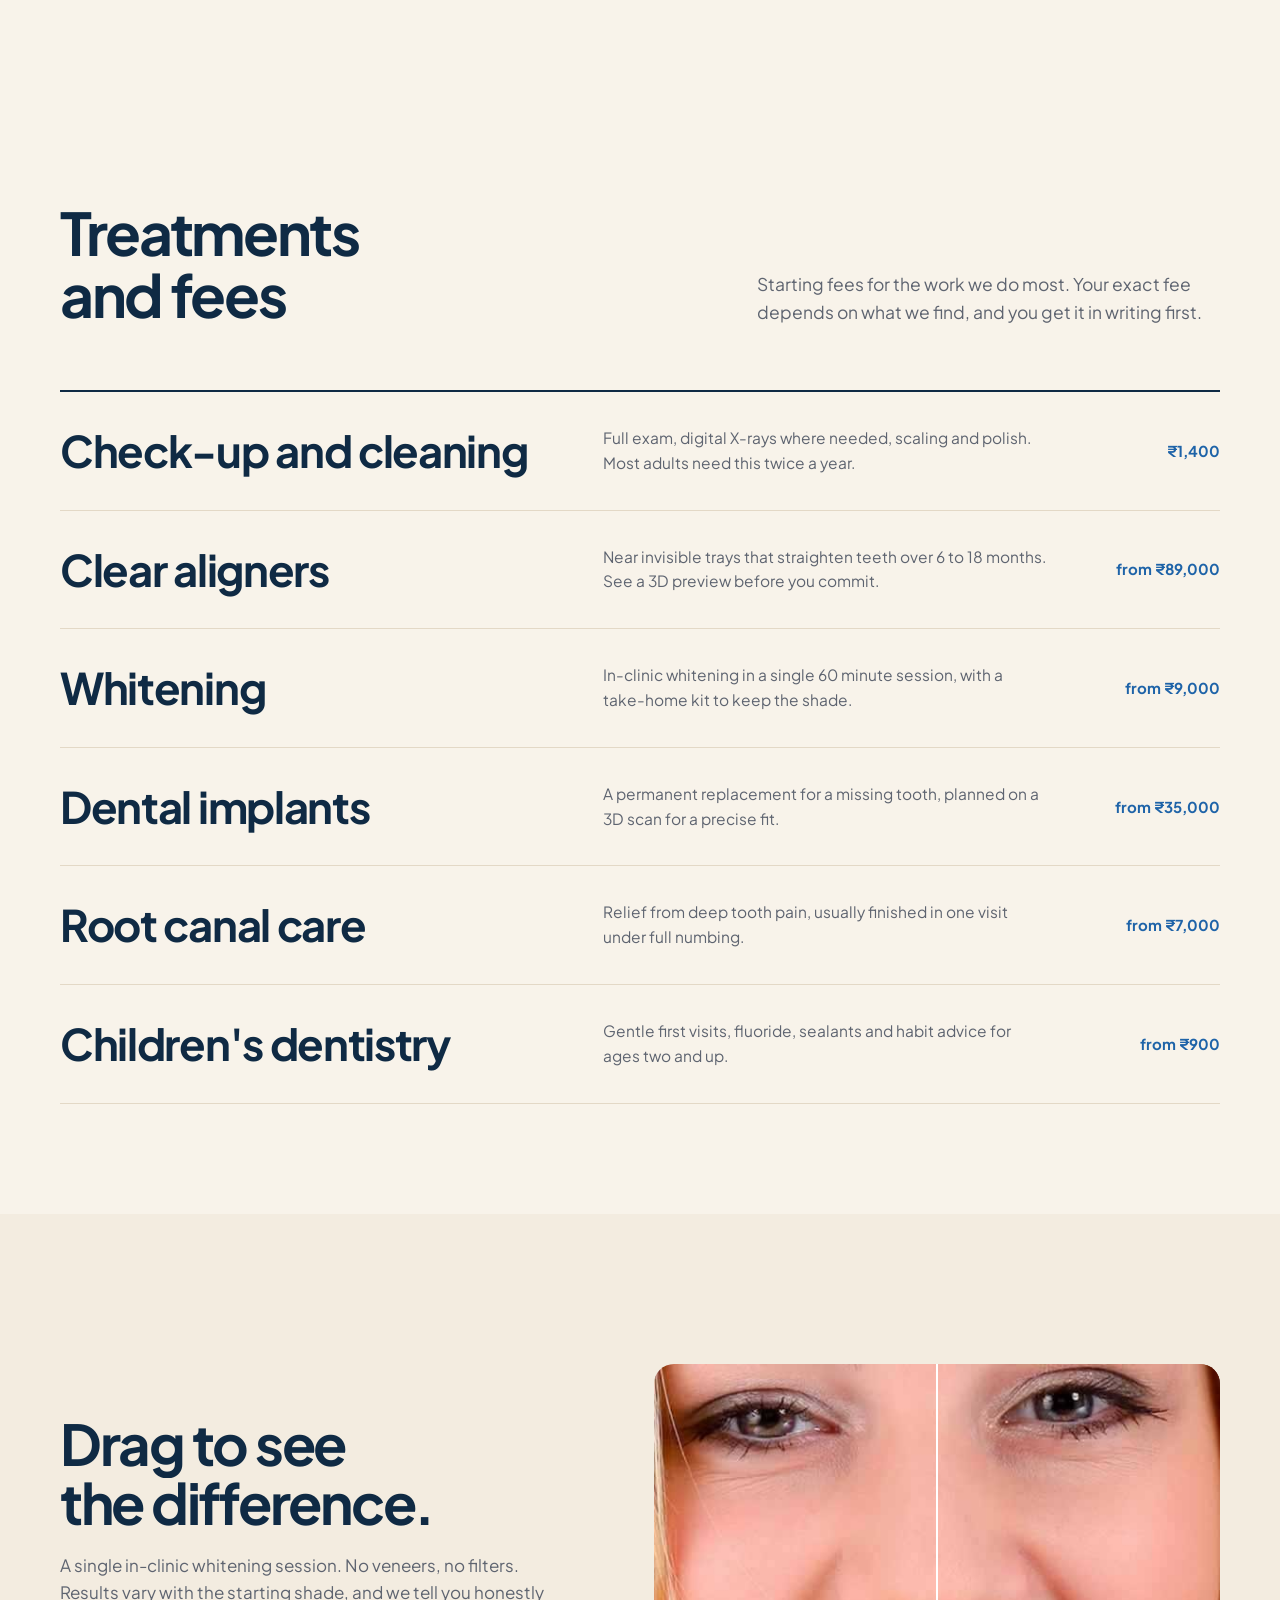
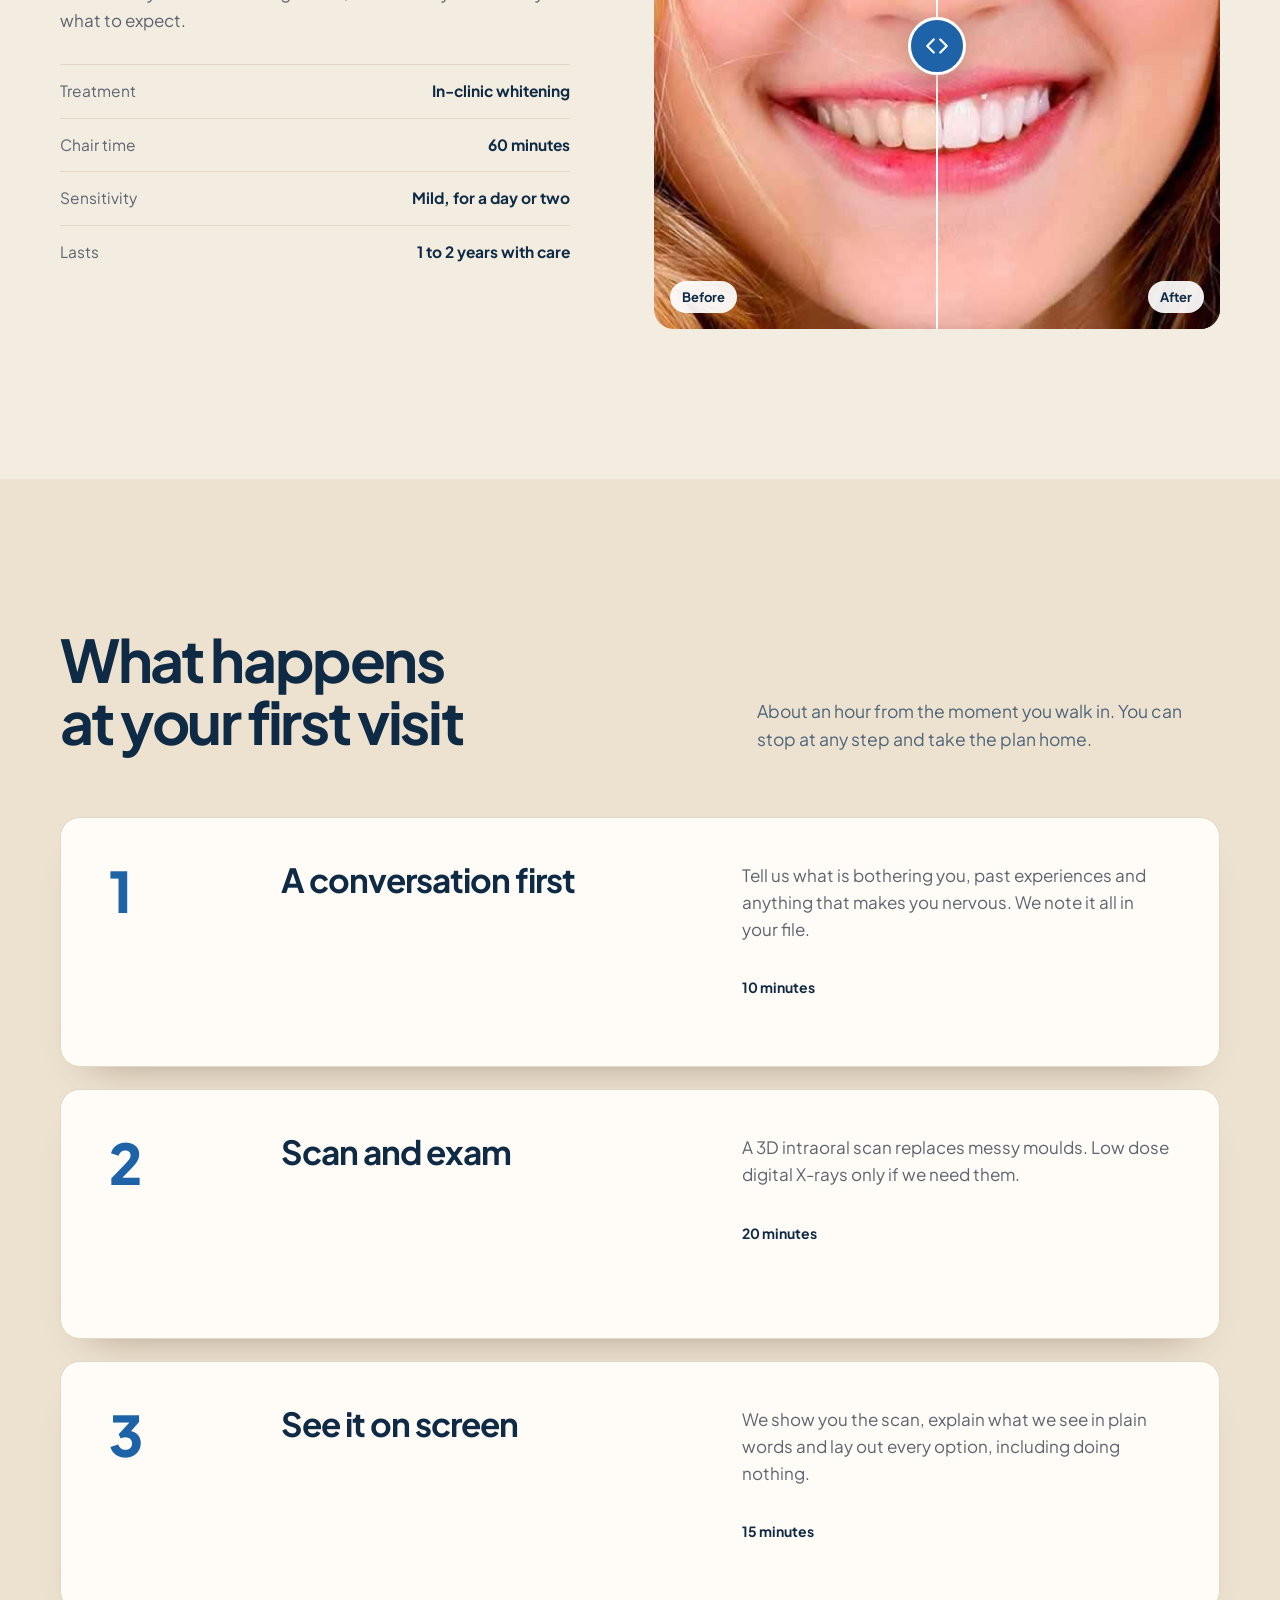
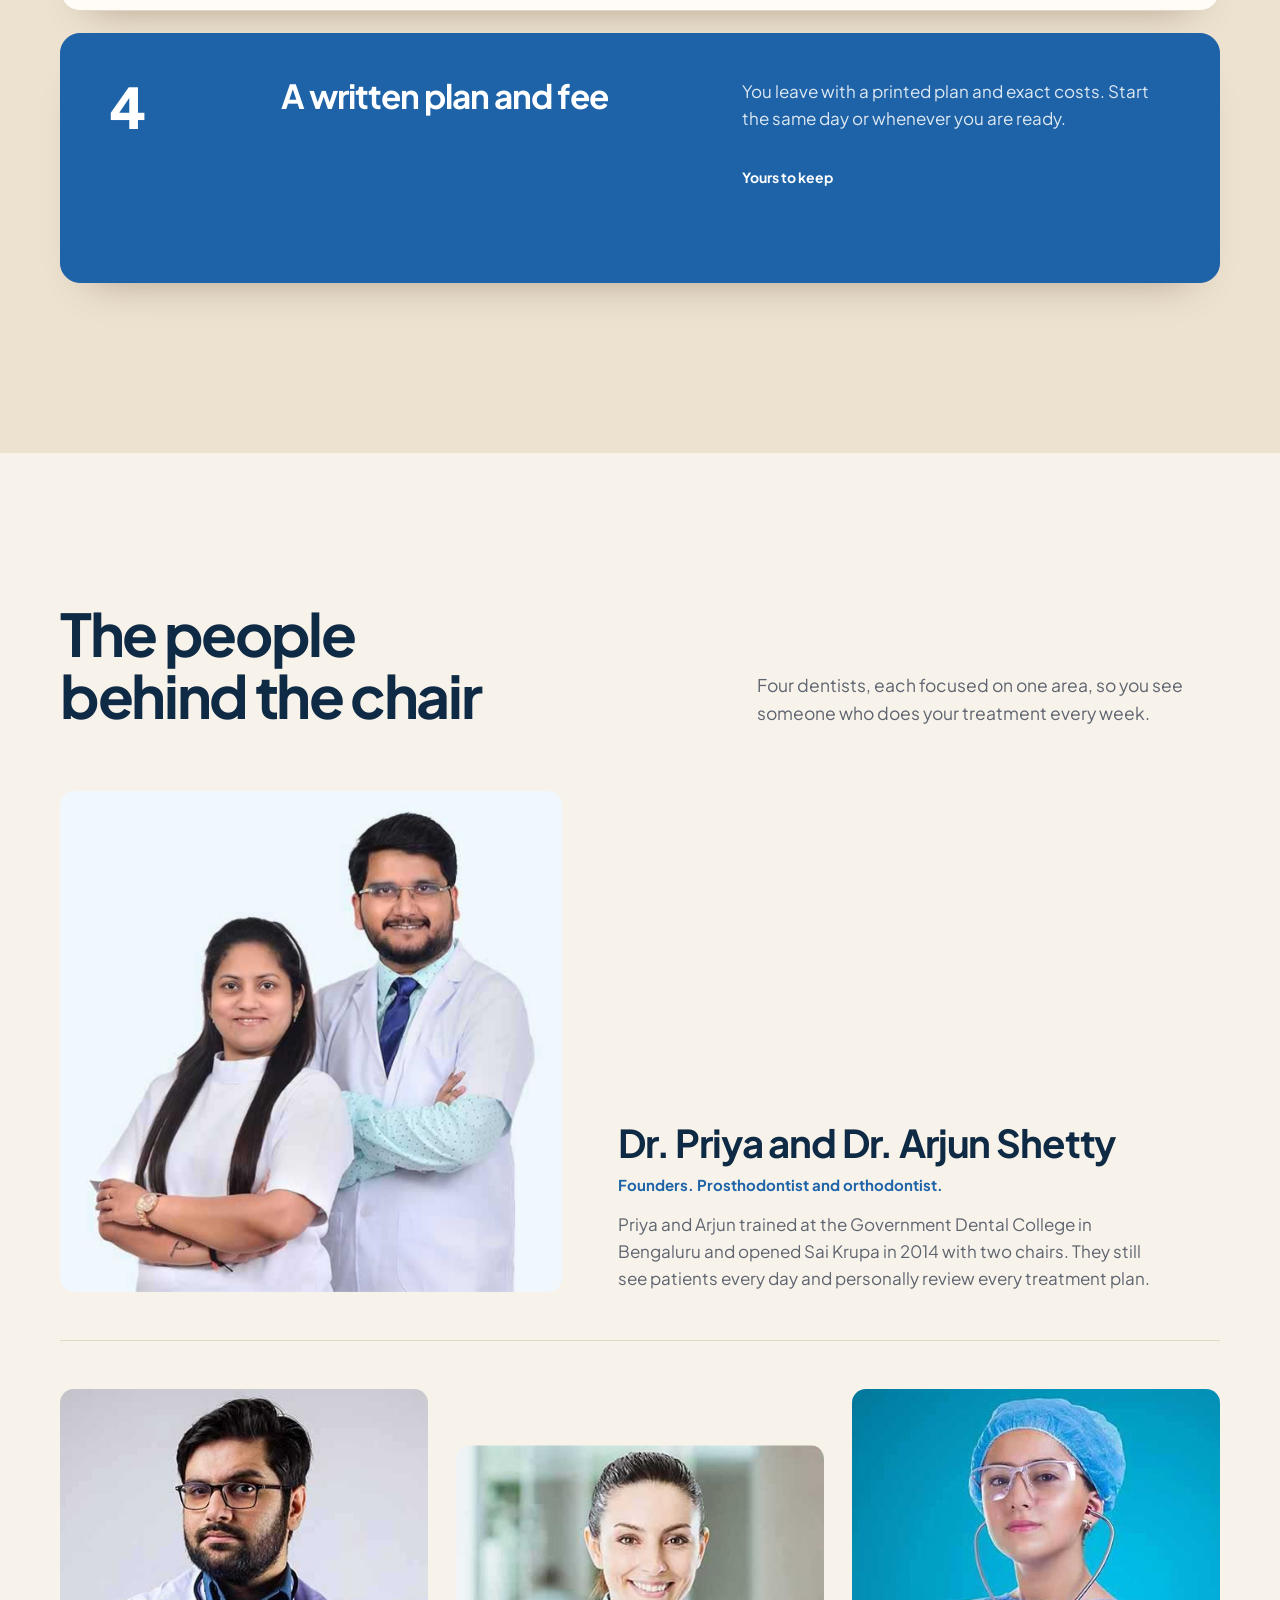
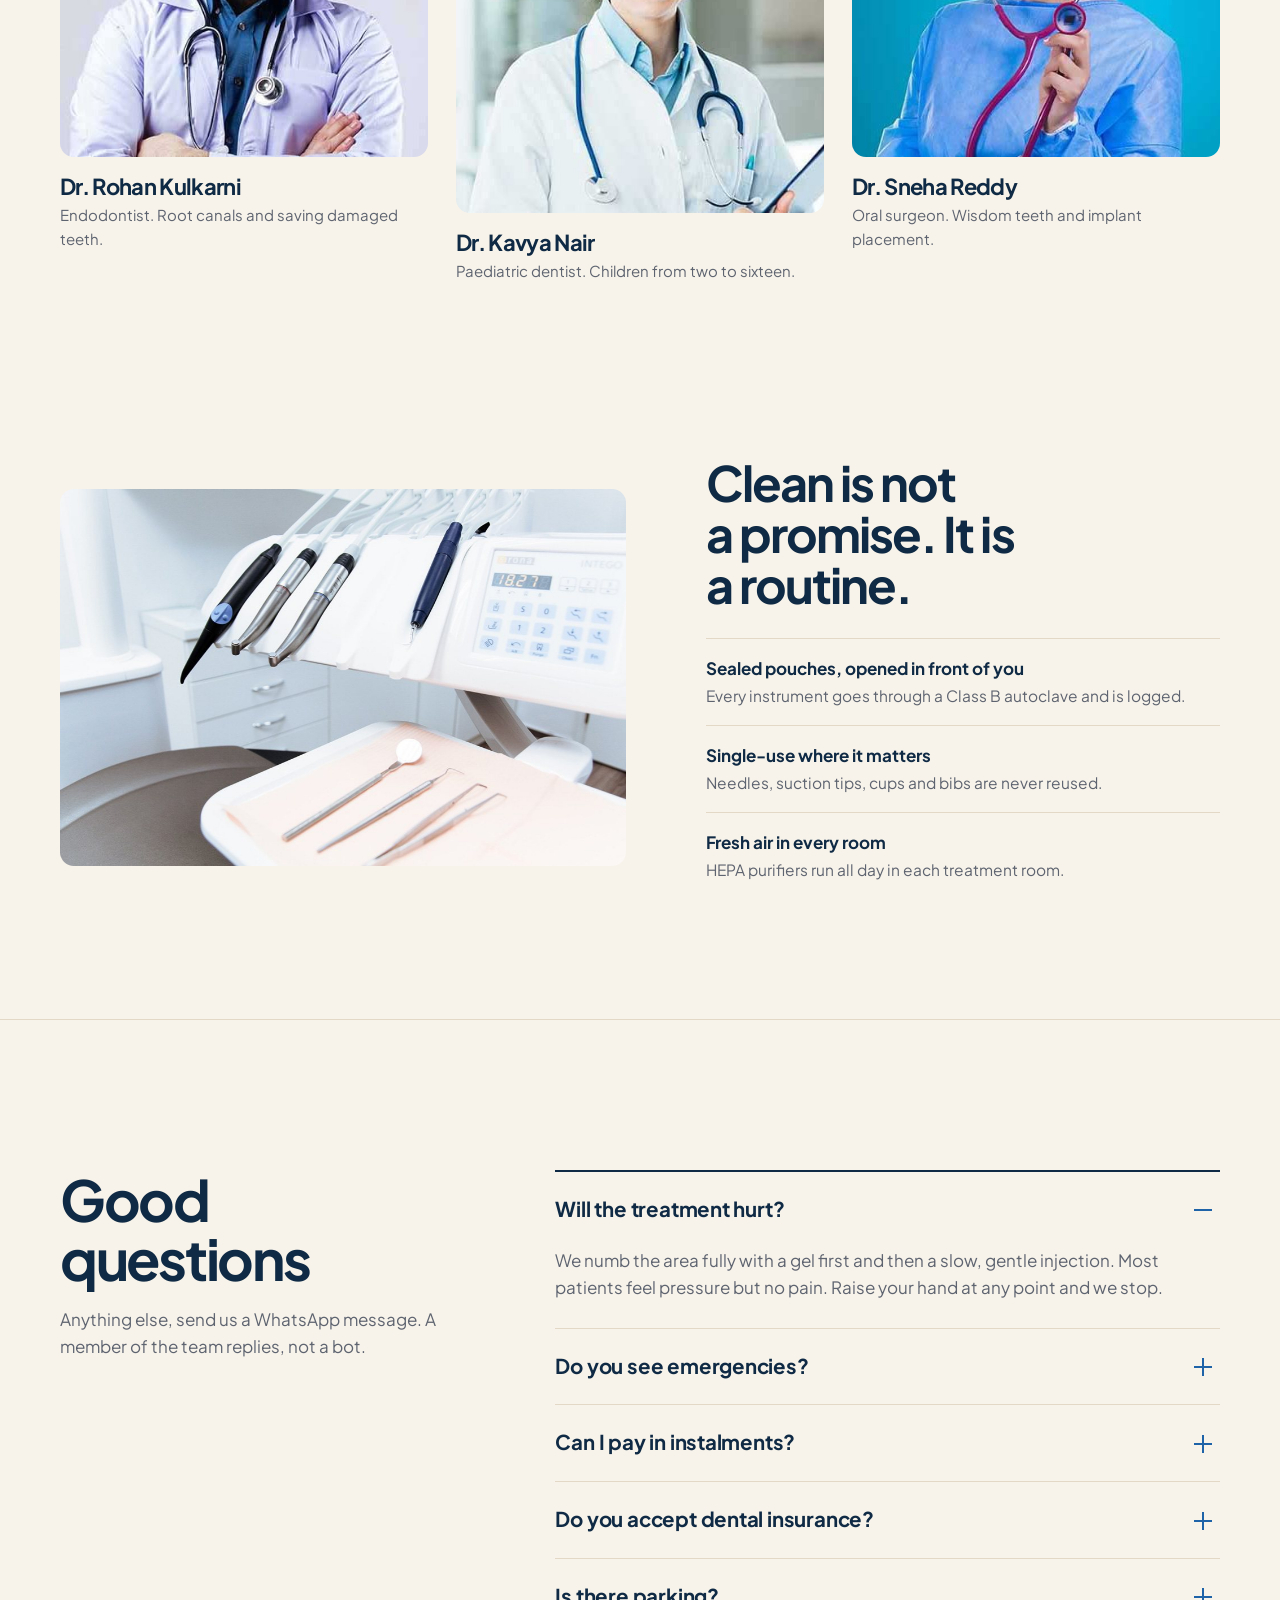
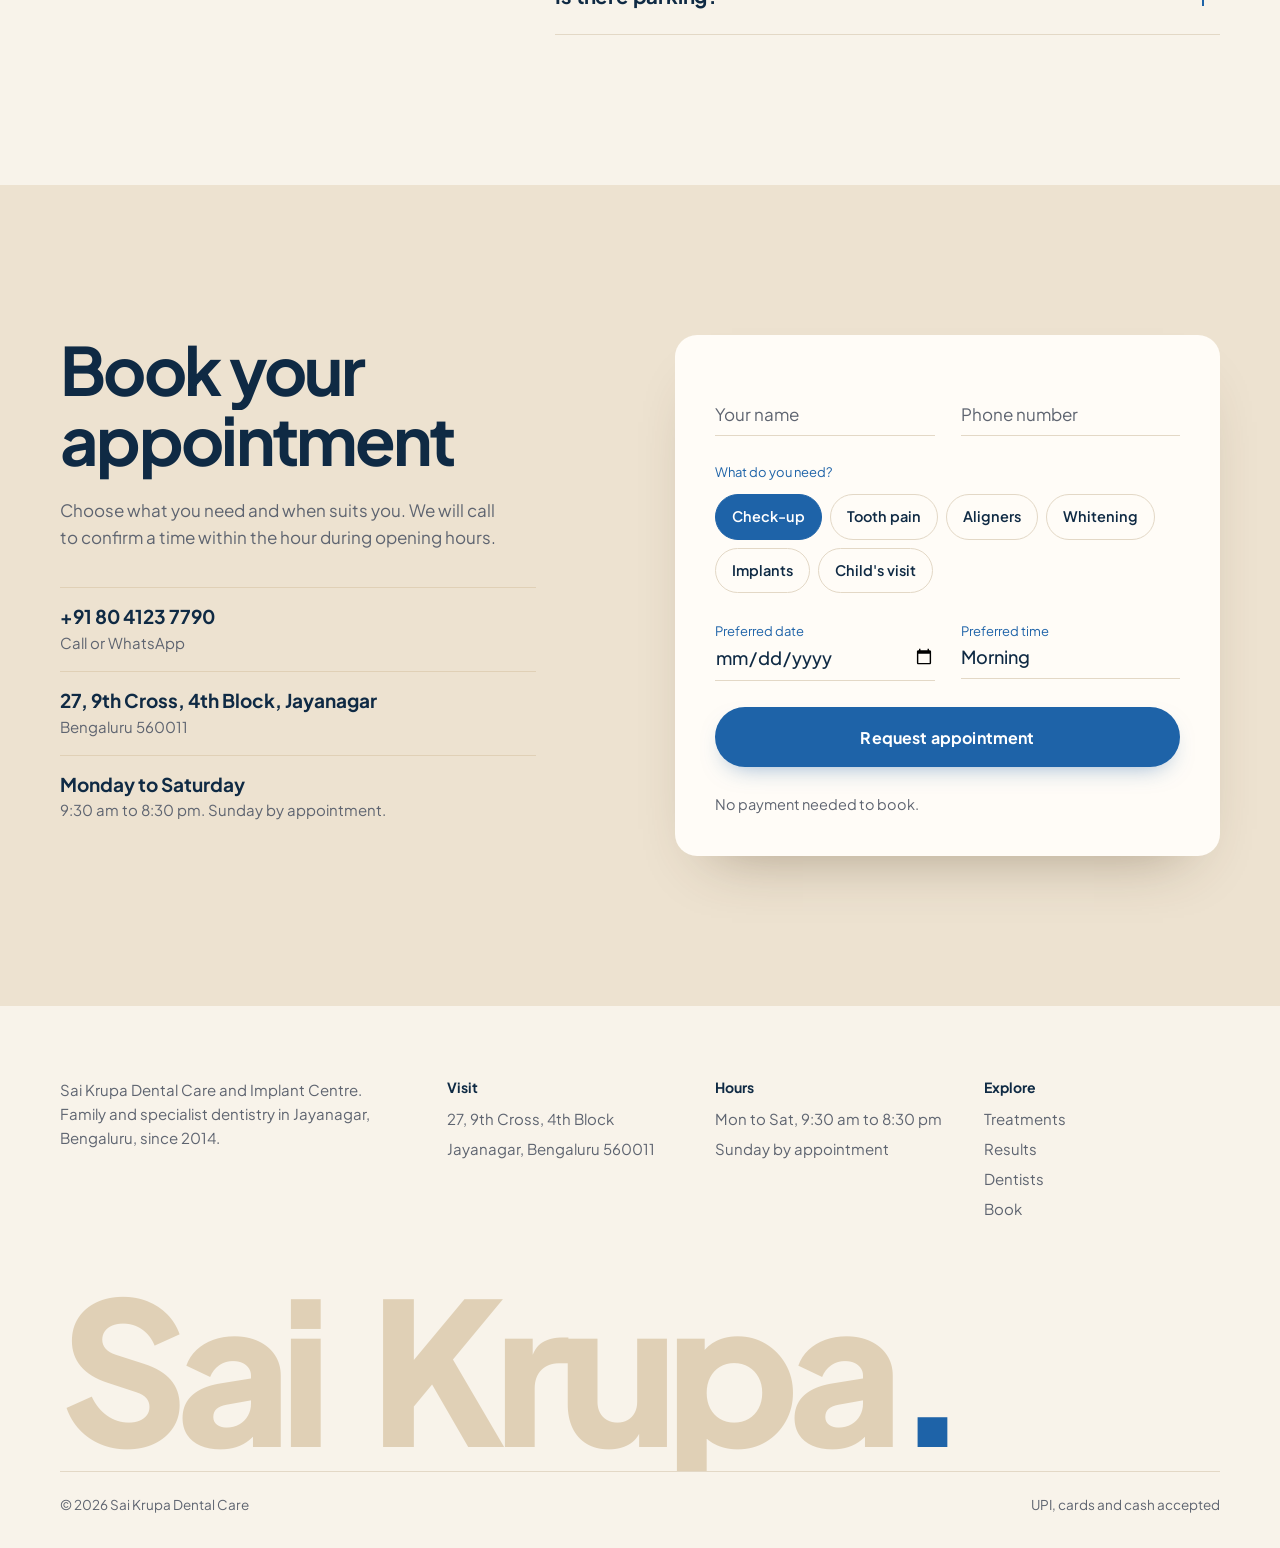
<file: backup/original-2026-11-17/index.html>
<!DOCTYPE html>
<html lang="en">
<head>
<meta charset="utf-8">
<meta name="viewport" content="width=device-width, initial-scale=1, viewport-fit=cover">
<title>Sai Krupa Dental Care | Dentist in Jayanagar, Bengaluru</title>
<meta name="description" content="Sai Krupa Dental Care and Implant Centre, Jayanagar, Bengaluru. Check-ups, root canal, implants, clear aligners, whitening and children's dentistry. Same day emergency care. Call +91 80 4123 7790.">
<meta name="theme-color" content="#F8F3EA">
<link rel="canonical" href="https://www.example.com/">
<meta property="og:type" content="website">
<meta property="og:title" content="Sai Krupa Dental Care, Jayanagar">
<meta property="og:description" content="Gentle family and specialist dentistry in Jayanagar, Bengaluru, since 2014.">
<meta property="og:image" content="images/hero.jpg">
<meta name="twitter:card" content="summary_large_image">
<link rel="icon" href="data:image/svg+xml,%3Csvg xmlns='http://www.w3.org/2000/svg' viewBox='0 0 30 30'%3E%3Crect width='30' height='30' rx='9' fill='%231E63A8'/%3E%3Cpath d='M15 8.4c-1.8-1.4-3.7-1.9-5.5-1.1-2.2.9-3.2 3.2-2.7 5.9.4 2 1.2 3.3 1.6 5.3.4 1.8.4 4.8 2.2 5.1 1.9.3 1.8-4 4.4-4s2.5 4.3 4.4 4c1.8-.3 1.8-3.3 2.2-5.1.4-2 1.2-3.3 1.6-5.3.5-2.7-.5-5-2.7-5.9-1.8-.8-3.7-.3-5.5 1.1Z' fill='%23fff'/%3E%3C/svg%3E">
<link rel="preload" as="image" href="images/hero.jpg" fetchpriority="high">
<script type="application/ld+json">
{
  "@context": "https://schema.org",
  "@type": "Dentist",
  "name": "Sai Krupa Dental Care and Implant Centre",
  "image": "images/hero.jpg",
  "telephone": "+91-80-4123-7790",
  "priceRange": "₹₹",
  "address": {
    "@type": "PostalAddress",
    "streetAddress": "27, 9th Cross, 4th Block, Jayanagar",
    "addressLocality": "Bengaluru",
    "addressRegion": "Karnataka",
    "postalCode": "560011",
    "addressCountry": "IN"
  },
  "openingHoursSpecification": [{
    "@type": "OpeningHoursSpecification",
    "dayOfWeek": ["Monday","Tuesday","Wednesday","Thursday","Friday","Saturday"],
    "opens": "09:30",
    "closes": "20:30"
  }]
}
</script>
<script>if(!matchMedia('(prefers-reduced-motion: reduce)').matches)document.documentElement.classList.add('js')</script>
<link rel="preconnect" href="https://fonts.googleapis.com">
<link rel="preconnect" href="https://fonts.gstatic.com" crossorigin>
<link href="https://fonts.googleapis.com/css2?family=Plus+Jakarta+Sans:wght@400;500;600;700;800&display=swap" rel="stylesheet">
<link rel="stylesheet" href="styles.css">
</head>
<body>
<a class="skip" href="#main">Skip to content</a>
<header class="header" id="header">
  <div class="wrap header-row">
    <a class="logo" href="#top" aria-label="Sai Krupa Dental Care, home">
      <svg class="logo-mark" viewBox="0 0 30 30" aria-hidden="true"><rect width="30" height="30" rx="9" fill="var(--brand)"/><path d="M15 8.4c-1.8-1.4-3.700-1.900-5.500-1.100-2.200.9-3.200 3.200-2.700 5.900.4 2 1.200 3.300 1.600 5.300.4 1.800.4 4.800 2.200 5.100 1.900.3 1.800-4 4.400-4s2.500 4.300 4.400 4c1.800-.3 1.800-3.300 2.200-5.100.4-2 1.200-3.300 1.600-5.300.5-2.700-.5-5-2.700-5.900-1.800-.8-3.700-.3-5.500 1.100Z" fill="#fff"/></svg>
      <span><b>Sai Krupa</b><small>Dental Care and Implant Centre</small></span>
    </a>
    <nav class="nav" aria-label="Main">
      <a href="#treatments">Treatments</a>
      <a href="#results">Results</a>
      <a href="#process">Your visit</a>
      <a href="#team">Dentists</a>
      <a href="#faq">Questions</a>
    </nav>
    <a class="btn btn-brand btn-small header-cta" href="#book"><span class="roll"><span>Book appointment</span><span aria-hidden="true">Book appointment</span></span></a>
    <button class="menu-btn" id="menuBtn" type="button" aria-label="Open menu" aria-expanded="false" aria-controls="mobileMenu"><i></i><i></i></button>
  </div>
</header>

<div class="mobile-menu" id="mobileMenu" aria-hidden="true">
  <nav aria-label="Mobile">
    <a href="#treatments">Treatments</a>
    <a href="#results">Results</a>
    <a href="#process">Your visit</a>
    <a href="#team">Dentists</a>
    <a href="#faq">Questions</a>
    <a href="#book">Book appointment</a>
  </nav>
  <p style="color:var(--muted)">27, 9th Cross, 4th Block, Jayanagar, Bengaluru<br>Monday to Saturday, 9:30 am to 8:30 pm</p>
</div>

<main id="main">
  <section class="hero">
    <div class="wrap hero-grid">
      <div class="hero-copy">
        <h1 class="reveal" aria-label="Gentle dental care for your whole family.">
          <span class="line" aria-hidden="true"><span>Gentle dental</span></span>
          <span class="line" aria-hidden="true"><span>care for your</span></span>
          <span class="line" aria-hidden="true"><span>whole family.</span></span>
        </h1>
        <div class="hero-sub">
          <p class="hero-lede fade d1">Sai Krupa Dental Care has looked after families in Jayanagar since 2014. Experienced specialists, modern equipment and a clear, written fee before any treatment begins.</p>
          <div class="hero-actions fade d2">
            <a class="btn btn-brand" href="#book"><span class="roll"><span>Book appointment</span><span aria-hidden="true">Book appointment</span></span></a>
            <a class="btn btn-line" href="#treatments"><span class="roll"><span>View treatments</span><span aria-hidden="true">View treatments</span></span></a>
          </div>
        </div>
      </div>
      <div class="hero-media">
        <div class="hero-badge fade d3" aria-hidden="true">
          <svg viewBox="0 0 96 96"><defs><path id="circ" d="M48,48 m-34,0 a34,34 0 1,1 68,0 a34,34 0 1,1 -68,0"/></defs><text textLength="212" lengthAdjust="spacing"><textPath href="#circ" textLength="212">open six days a week ✦ jayanagar ✦</textPath></text></svg>
          <span class="core"><svg viewBox="0 0 30 30"><path d="M15 8.4c-1.8-1.4-3.700-1.900-5.500-1.100-2.200.9-3.200 3.200-2.700 5.900.4 2 1.200 3.300 1.600 5.300.4 1.800.4 4.800 2.200 5.100 1.900.3 1.800-4 4.400-4s2.500 4.300 4.400 4c1.800-.3 1.800-3.300 2.200-5.100.4-2 1.200-3.300 1.600-5.300.5-2.700-.5-5-2.700-5.900-1.800-.8-3.700-.3-5.500 1.100Z" fill="#fff"/></svg></span>
        </div>
        <div class="hero-photo wipe">
          <img src="images/hero.jpg" alt="Dentist and assistant examining a patient's teeth" width="880" height="1100" fetchpriority="high">
        </div>
        <p class="hero-tag fade d3"><b>12 years</b>of family dentistry in Jayanagar</p>
      </div>
    </div>
    <div class="wrap">
      <ul class="trust fade">
        <li><span class="ico"><svg viewBox="0 0 24 24" fill="none" stroke="currentColor" stroke-width="1.8" stroke-linecap="round" stroke-linejoin="round" aria-hidden="true"><path d="M12 7v5l3 2"/><circle cx="12" cy="12" r="9"/></svg></span><span><b>Same day emergency care</b><span>Two slots kept free every day for tooth pain</span></span></li>
        <li><span class="ico"><svg viewBox="0 0 24 24" fill="none" stroke="currentColor" stroke-width="1.8" stroke-linecap="round" stroke-linejoin="round" aria-hidden="true"><path d="M4 8V5a1 1 0 0 1 1-1h3M16 4h3a1 1 0 0 1 1 1v3M20 16v3a1 1 0 0 1-1 1h-3M8 20H5a1 1 0 0 1-1-1v-3"/><path d="M8 12h8"/></svg></span><span><b>Digital X-ray and OPG in-house</b><span>No need to visit a separate scan centre</span></span></li>
        <li><span class="ico"><svg viewBox="0 0 24 24" fill="none" stroke="currentColor" stroke-width="1.8" stroke-linecap="round" stroke-linejoin="round" aria-hidden="true"><path d="M12 3l7 3v6c0 4.400-3 7.600-7 9-4-1.400-7-4.600-7-9V6Z"/><path d="M9 12l2 2 4-4"/></svg></span><span><b>Specialist dentists (MDS)</b><span>Each treatment done by the right specialist</span></span></li>
        <li><span class="ico"><svg viewBox="0 0 24 24" fill="none" stroke="currentColor" stroke-width="1.8" stroke-linecap="round" stroke-linejoin="round" aria-hidden="true"><rect x="3" y="6" width="18" height="13" rx="2"/><path d="M3 10h18M7 15h4"/></svg></span><span><b>0% EMI and insurance help</b><span>Easy instalments on plans above ₹25,000</span></span></li>
      </ul>
    </div>
  </section>

  <div class="marquee" aria-hidden="true">
    <div class="marquee-track">
      <div class="marquee-group">
        <span>Check-ups and cleaning</span><svg viewBox="0 0 24 24"><path d="M12 0l2.600 9.400L24 12l-9.400 2.600L12 24l-2.600-9.400L0 12l9.400-2.600Z" fill="currentColor"/></svg>
        <span>Clear aligners</span><svg viewBox="0 0 24 24"><path d="M12 0l2.600 9.400L24 12l-9.400 2.600L12 24l-2.600-9.400L0 12l9.400-2.600Z" fill="currentColor"/></svg>
        <span>Whitening</span><svg viewBox="0 0 24 24"><path d="M12 0l2.600 9.400L24 12l-9.400 2.600L12 24l-2.600-9.400L0 12l9.400-2.600Z" fill="currentColor"/></svg>
        <span>Implants</span><svg viewBox="0 0 24 24"><path d="M12 0l2.600 9.400L24 12l-9.400 2.600L12 24l-2.600-9.400L0 12l9.400-2.600Z" fill="currentColor"/></svg>
        <span>Root canal care</span><svg viewBox="0 0 24 24"><path d="M12 0l2.600 9.400L24 12l-9.400 2.600L12 24l-2.600-9.400L0 12l9.400-2.600Z" fill="currentColor"/></svg>
        <span>Children's dentistry</span><svg viewBox="0 0 24 24"><path d="M12 0l2.600 9.400L24 12l-9.400 2.600L12 24l-2.600-9.400L0 12l9.400-2.600Z" fill="currentColor"/></svg>
      </div>
      <div class="marquee-group">
        <span>Check-ups and cleaning</span><svg viewBox="0 0 24 24"><path d="M12 0l2.600 9.400L24 12l-9.400 2.600L12 24l-2.600-9.400L0 12l9.400-2.600Z" fill="currentColor"/></svg>
        <span>Clear aligners</span><svg viewBox="0 0 24 24"><path d="M12 0l2.600 9.400L24 12l-9.400 2.600L12 24l-2.600-9.400L0 12l9.400-2.600Z" fill="currentColor"/></svg>
        <span>Whitening</span><svg viewBox="0 0 24 24"><path d="M12 0l2.600 9.400L24 12l-9.400 2.600L12 24l-2.600-9.400L0 12l9.400-2.600Z" fill="currentColor"/></svg>
        <span>Implants</span><svg viewBox="0 0 24 24"><path d="M12 0l2.600 9.400L24 12l-9.400 2.600L12 24l-2.600-9.400L0 12l9.400-2.600Z" fill="currentColor"/></svg>
        <span>Root canal care</span><svg viewBox="0 0 24 24"><path d="M12 0l2.600 9.400L24 12l-9.400 2.600L12 24l-2.600-9.400L0 12l9.400-2.600Z" fill="currentColor"/></svg>
        <span>Children's dentistry</span><svg viewBox="0 0 24 24"><path d="M12 0l2.600 9.400L24 12l-9.400 2.600L12 24l-2.600-9.400L0 12l9.400-2.600Z" fill="currentColor"/></svg>
      </div>
    </div>
  </div>

  <section class="statement">
    <div class="wrap statement-grid">
      <p class="big" id="statement">Most people put off the dentist because the last visit felt hurried or came with a surprise bill. We run Sai Krupa the other way round. Longer appointments, one dentist who knows your history, and the full cost on paper before you sit in the chair.</p>
      <div class="statement-side">
        <div class="wipe"><img src="images/intro.jpg" alt="Patient checking her smile in a hand mirror after treatment" loading="lazy" width="900" height="700"></div>
        <p class="fade">Appointments run 45 minutes as standard, so nothing is squeezed in.</p>
      </div>
    </div>
  </section>

  <section class="treatments" id="treatments">
    <div class="wrap">
      <div class="head">
        <h2 class="reveal"><span class="line"><span>Treatments</span></span><span class="line"><span>and fees</span></span></h2>
        <p class="fade">Starting fees for the work we do most. Your exact fee depends on what we find, and you get it in writing first.</p>
      </div>
      <ul class="t-list" id="tList">
        <li class="t-row" data-img="0"><a href="#book">
          <h3>Check-up and cleaning</h3>
          <p>Full exam, digital X-rays where needed, scaling and polish. Most adults need this twice a year.</p>
          <span class="t-fee">₹1,400</span>
          <img class="t-thumb" src="images/t-checkup.jpg" alt="" loading="lazy">
        </a></li>
        <li class="t-row" data-img="1"><a href="#book">
          <h3>Clear aligners</h3>
          <p>Near invisible trays that straighten teeth over 6 to 18 months. See a 3D preview before you commit.</p>
          <span class="t-fee">from ₹89,000</span>
          <img class="t-thumb" src="images/t-aligners.jpg" alt="" loading="lazy">
        </a></li>
        <li class="t-row" data-img="2"><a href="#book">
          <h3>Whitening</h3>
          <p>In-clinic whitening in a single 60 minute session, with a take-home kit to keep the shade.</p>
          <span class="t-fee">from ₹9,000</span>
          <img class="t-thumb" src="images/t-whitening.jpg" alt="" loading="lazy">
        </a></li>
        <li class="t-row" data-img="3"><a href="#book">
          <h3>Dental implants</h3>
          <p>A permanent replacement for a missing tooth, planned on a 3D scan for a precise fit.</p>
          <span class="t-fee">from ₹35,000</span>
          <img class="t-thumb" src="images/t-implant.jpg" alt="" loading="lazy">
        </a></li>
        <li class="t-row" data-img="4"><a href="#book">
          <h3>Root canal care</h3>
          <p>Relief from deep tooth pain, usually finished in one visit under full numbing.</p>
          <span class="t-fee">from ₹7,000</span>
          <img class="t-thumb" src="images/t-rootcanal.jpg" alt="" loading="lazy">
        </a></li>
        <li class="t-row" data-img="5"><a href="#book">
          <h3>Children's dentistry</h3>
          <p>Gentle first visits, fluoride, sealants and habit advice for ages two and up.</p>
          <span class="t-fee">from ₹900</span>
          <img class="t-thumb" src="images/t-kids.jpg" alt="" loading="lazy">
        </a></li>
      </ul>
    </div>
    <div class="t-preview" id="tPreview" aria-hidden="true">
      <img src="images/t-checkup.jpg" alt=""><img src="images/t-aligners.jpg" alt=""><img src="images/t-whitening.jpg" alt=""><img src="images/t-implant.jpg" alt=""><img src="images/t-rootcanal.jpg" alt=""><img src="images/t-kids.jpg" alt="">
    </div>
  </section>

  <section class="ba" id="results">
    <div class="wrap ba-grid">
      <div class="ba-copy">
        <h2 class="reveal"><span class="line"><span>Drag to see</span></span><span class="line"><span>the difference.</span></span></h2>
        <p class="fade">A single in-clinic whitening session. No veneers, no filters. Results vary with the starting shade, and we tell you honestly what to expect.</p>
        <ul class="ba-facts fade">
          <li><span>Treatment</span><b>In-clinic whitening</b></li>
          <li><span>Chair time</span><b>60 minutes</b></li>
          <li><span>Sensitivity</span><b>Mild, for a day or two</b></li>
          <li><span>Lasts</span><b>1 to 2 years with care</b></li>
        </ul>
      </div>
      <div class="compare fade" id="compare">
        <img src="images/before.jpg" alt="Smile before whitening" width="600" height="600">
        <img class="after" src="images/after.jpg" alt="The same smile after whitening" width="600" height="600">
        <span class="compare-label l">Before</span>
        <span class="compare-label r">After</span>
        <span class="compare-line"></span>
        <input type="range" min="0" max="100" value="50" aria-label="Compare before and after whitening">
        <span class="compare-knob"><svg viewBox="0 0 24 24" fill="none" stroke="currentColor" stroke-width="2" stroke-linecap="round" stroke-linejoin="round" aria-hidden="true"><path d="M9 6l-6 6 6 6M15 6l6 6-6 6"/></svg></span>
      </div>
    </div>
  </section>

  <section class="process" id="process">
    <div class="wrap">
      <div class="head">
        <h2 class="reveal"><span class="line"><span>What happens</span></span><span class="line"><span>at your first visit</span></span></h2>
        <p class="fade">About an hour from the moment you walk in. You can stop at any step and take the plan home.</p>
      </div>
      <ol class="stack" style="list-style:none;margin:0;padding:0">
        <li class="step"><span class="step-n">1</span><div class="step-body"><h3>A conversation first</h3><p>Tell us what is bothering you, past experiences and anything that makes you nervous. We note it all in your file.</p></div><small>10 minutes</small></li>
        <li class="step"><span class="step-n">2</span><div class="step-body"><h3>Scan and exam</h3><p>A 3D intraoral scan replaces messy moulds. Low dose digital X-rays only if we need them.</p></div><small>20 minutes</small></li>
        <li class="step"><span class="step-n">3</span><div class="step-body"><h3>See it on screen</h3><p>We show you the scan, explain what we see in plain words and lay out every option, including doing nothing.</p></div><small>15 minutes</small></li>
        <li class="step"><span class="step-n">4</span><div class="step-body"><h3>A written plan and fee</h3><p>You leave with a printed plan and exact costs. Start the same day or whenever you are ready.</p></div><small>Yours to keep</small></li>
      </ol>
    </div>
  </section>

  <section class="team" id="team">
    <div class="wrap">
      <div class="head">
        <h2 class="reveal"><span class="line"><span>The people</span></span><span class="line"><span>behind the chair</span></span></h2>
        <p class="fade">Four dentists, each focused on one area, so you see someone who does your treatment every week.</p>
      </div>
      <div class="founders">
        <div class="wipe"><img src="images/founders.jpg" alt="Dr. Priya Shetty and Dr. Arjun Shetty, founders of Sai Krupa Dental Care" loading="lazy" width="600" height="600"></div>
        <div class="fade">
          <h3>Dr. Priya and Dr. Arjun Shetty</h3>
          <p class="role">Founders. Prosthodontist and orthodontist.</p>
          <p>Priya and Arjun trained at the Government Dental College in Bengaluru and opened Sai Krupa in 2014 with two chairs. They still see patients every day and personally review every treatment plan.</p>
        </div>
      </div>
      <div class="team-grid">
        <article class="doc"><div class="wipe"><img src="images/doc-1.jpg" alt="Portrait of Dr. Rohan Kulkarni" loading="lazy" width="450" height="450"></div><h3>Dr. Rohan Kulkarni</h3><p>Endodontist. Root canals and saving damaged teeth.</p></article>
        <article class="doc"><div class="wipe"><img src="images/doc-2.jpg" alt="Portrait of Dr. Kavya Nair" loading="lazy" width="450" height="450"></div><h3>Dr. Kavya Nair</h3><p>Paediatric dentist. Children from two to sixteen.</p></article>
        <article class="doc"><div class="wipe"><img src="images/doc-3.jpg" alt="Portrait of Dr. Sneha Reddy" loading="lazy" width="450" height="450"></div><h3>Dr. Sneha Reddy</h3><p>Oral surgeon. Wisdom teeth and implant placement.</p></article>
      </div>
    </div>
  </section>

  <section class="care">
    <div class="wrap care-grid">
      <div class="wipe"><img src="images/hygiene.jpg" alt="Sterilised dental instruments laid out on a clean tray" loading="lazy" width="1000" height="667"></div>
      <div>
        <h2 class="reveal"><span class="line"><span>Clean is not</span></span><span class="line"><span>a promise. It is</span></span><span class="line"><span>a routine.</span></span></h2>
        <ul class="fade">
          <li><b>Sealed pouches, opened in front of you</b><span>Every instrument goes through a Class B autoclave and is logged.</span></li>
          <li><b>Single-use where it matters</b><span>Needles, suction tips, cups and bibs are never reused.</span></li>
          <li><b>Fresh air in every room</b><span>HEPA purifiers run all day in each treatment room.</span></li>
        </ul>
      </div>
    </div>
  </section>

  <section class="faq" id="faq">
    <div class="wrap faq-grid">
      <div class="faq-side">
        <h2 class="reveal"><span class="line"><span>Good</span></span><span class="line"><span>questions</span></span></h2>
        <p class="fade">Anything else, send us a WhatsApp message. A member of the team replies, not a bot.</p>
      </div>
      <div class="qs">
        <div class="q open"><button type="button" aria-expanded="true">Will the treatment hurt?</button><div class="q-a"><div><p>We numb the area fully with a gel first and then a slow, gentle injection. Most patients feel pressure but no pain. Raise your hand at any point and we stop.</p></div></div></div>
        <div class="q"><button type="button" aria-expanded="false">Do you see emergencies?</button><div class="q-a"><div><p>Yes. We keep two slots open every day for tooth pain, broken teeth and swelling. Call before you come so we can get ready for you.</p></div></div></div>
        <div class="q"><button type="button" aria-expanded="false">Can I pay in instalments?</button><div class="q-a"><div><p>Treatment plans above ₹25,000 can be split over 3, 6 or 9 months at no extra cost. We accept UPI, cards and cash.</p></div></div></div>
        <div class="q"><button type="button" aria-expanded="false">Do you accept dental insurance?</button><div class="q-a"><div><p>We give you an itemised bill and the paperwork your insurer needs for a claim. Check your policy for what it covers.</p></div></div></div>
        <div class="q"><button type="button" aria-expanded="false">Is there parking?</button><div class="q-a"><div><p>Yes, there is free parking for patients behind the building on 9th Cross. The studio is on the ground floor with step-free access.</p></div></div></div>
      </div>
    </div>
  </section>

  <section class="booking" id="book">
    <div class="wrap booking-grid">
      <div class="booking-copy">
        <h2 class="reveal"><span class="line"><span>Book your</span></span><span class="line"><span>appointment</span></span></h2>
        <p class="fade">Choose what you need and when suits you. We will call to confirm a time within the hour during opening hours.</p>
        <ul class="reach fade">
          <li><b>+91 80 4123 7790</b><span>Call or WhatsApp</span></li>
          <li><b>27, 9th Cross, 4th Block, Jayanagar</b><span>Bengaluru 560011</span></li>
          <li><b>Monday to Saturday</b><span>9:30 am to 8:30 pm. Sunday by appointment.</span></li>
        </ul>
      </div>
      <div>
        <form class="form" id="bookForm" novalidate>
          <div class="form-row">
            <div class="f"><input id="b-name" name="name" placeholder=" " autocomplete="name"><label for="b-name">Your name</label></div>
            <div class="f"><input id="b-phone" name="phone" type="tel" inputmode="tel" placeholder=" " autocomplete="tel"><label for="b-phone">Phone number</label></div>
          </div>
          <div>
            <span class="chips-label" id="chipsLabel">What do you need?</span>
            <div class="chips" role="radiogroup" aria-labelledby="chipsLabel">
              <label><input type="radio" name="need" value="Check-up and cleaning" checked><span>Check-up</span></label>
              <label><input type="radio" name="need" value="Tooth pain"><span>Tooth pain</span></label>
              <label><input type="radio" name="need" value="Clear aligners"><span>Aligners</span></label>
              <label><input type="radio" name="need" value="Whitening"><span>Whitening</span></label>
              <label><input type="radio" name="need" value="Implants"><span>Implants</span></label>
              <label><input type="radio" name="need" value="Child's visit"><span>Child's visit</span></label>
            </div>
          </div>
          <div class="form-row">
            <div class="f fixed"><input id="b-date" name="date" type="date"><label for="b-date">Preferred date</label></div>
            <div class="f fixed"><select id="b-time" name="time"><option>Morning</option><option>Afternoon</option><option>Evening</option></select><label for="b-time">Preferred time</label></div>
          </div>
          <button class="btn btn-brand" type="submit"><span class="roll"><span>Request appointment</span><span aria-hidden="true">Request appointment</span></span></button>
          <p class="form-msg" id="formMsg" aria-live="polite">No payment needed to book.</p>
        </form>
        <div class="done" id="done" role="status" aria-live="polite">
          <h3>Request received</h3>
          <p id="doneText"></p>
        </div>
      </div>
    </div>
  </section>
</main>

<footer class="footer">
  <div class="wrap">
    <div class="footer-grid">
      <div><p style="max-width:22em;color:var(--muted)">Sai Krupa Dental Care and Implant Centre. Family and specialist dentistry in Jayanagar, Bengaluru, since 2014.</p></div>
      <div><h4>Visit</h4><ul><li>27, 9th Cross, 4th Block</li><li>Jayanagar, Bengaluru 560011</li></ul></div>
      <div><h4>Hours</h4><ul><li>Mon to Sat, 9:30 am to 8:30 pm</li><li>Sunday by appointment</li></ul></div>
      <div><h4>Explore</h4><ul><li><a href="#treatments">Treatments</a></li><li><a href="#results">Results</a></li><li><a href="#team">Dentists</a></li><li><a href="#book">Book</a></li></ul></div>
    </div>
    <div class="wordmark" aria-hidden="true"><span style="--i:0">S</span><span style="--i:1">a</span><span style="--i:2">i</span><span class="sp"></span><span style="--i:4">K</span><span style="--i:5">r</span><span style="--i:6">u</span><span style="--i:7">p</span><span style="--i:8">a</span><span class="dot" style="--i:9">.</span></div>
    <div class="footer-base"><span>© 2026 Sai Krupa Dental Care</span><span>UPI, cards and cash accepted</span></div>
  </div>
</footer>

<div class="action-bar" id="actionBar">
  <a class="btn btn-line" href="tel:+918041237790"><span class="roll"><span>Call now</span><span aria-hidden="true">Call now</span></span></a>
  <a class="btn btn-brand" href="#book"><span class="roll"><span>Book visit</span><span aria-hidden="true">Book visit</span></span></a>
</div>

<script src="script.js"></script>
</body>
</html>
</file>
<file: public/styles.css>
/* Sai Krupa Dental Care. Theme: Warm Cream Clinic. See DESIGN.md */

:root {
  color-scheme: light;
  /* 60: warm cream surfaces */
  --paper: #F8F3EA;
  --paper-2: #F3ECE0;
  --card: #FFFCF7;
  --rule: #E3D8C6;
  /* 30: soft sand */
  --tint: #EDE2D0;
  --tint-2: #E0D0B6;
  --on-tint: #0F2A44;
  --on-tint-muted: #4E6479;
  /* 10: trusted dental blue */
  --brand: #1E63A8;
  --brand-deep: #164F88;
  --on-brand: #FFFFFF;
  /* text */
  --ink: #0F2A44;
  --muted: #5E6470;

  --display: "Plus Jakarta Sans", "Segoe UI", system-ui, sans-serif;
  --sans: "Plus Jakarta Sans", "Segoe UI", system-ui, sans-serif;
  --wrap: 1240px;
  --ease: cubic-bezier(.22, .9, .25, 1);
  --radius: 14px;
}

*, *::before, *::after { box-sizing: border-box; }
html { -webkit-text-size-adjust: 100%; scroll-padding-top: 88px; }
body {
  margin: 0;
  background: var(--paper);
  color: var(--ink);
  font-family: var(--sans);
  font-size: 17px;
  line-height: 1.6;
  -webkit-font-smoothing: antialiased;
  overflow-x: hidden;
}
img { display: block; max-width: 100%; }
a { color: inherit; }
p { margin: 0; }
h1, h2, h3 { margin: 0; font-family: var(--display); font-weight: 700; letter-spacing: -0.03em; line-height: 1.05; }
:focus-visible { outline: 2px solid var(--brand-deep); outline-offset: 3px; }
::selection { background: var(--tint-2); color: var(--ink); }

.wrap {
  max-width: var(--wrap);
  margin: 0 auto;
  padding-left: max(16px, env(safe-area-inset-left, 0px));
  padding-right: max(16px, env(safe-area-inset-right, 0px));
}
@media (min-width: 800px) {
  .wrap { padding-left: max(40px, env(safe-area-inset-left, 0px)); padding-right: max(40px, env(safe-area-inset-right, 0px)); }
}

/* ---------- Buttons with rolling label ---------- */
.btn {
  position: relative; display: inline-flex; align-items: center; justify-content: center;
  height: 54px; padding: 0 28px;
  font: 700 15.5px/1 var(--sans); letter-spacing: .01em;
  text-decoration: none; border: 1.5px solid transparent; border-radius: 999px;
  cursor: pointer; overflow: hidden;
}
.btn .roll { position: relative; display: block; height: 1.2em; overflow: hidden; line-height: 1.2; }
.btn .roll span { display: block; transition: transform .45s var(--ease); }
.btn .roll span:last-child { position: absolute; top: 100%; left: 0; right: 0; text-align: center; }
.btn:hover .roll span { transform: translateY(-100%); }
.btn-brand { background: var(--brand); color: var(--on-brand); box-shadow: 0 10px 24px -12px rgba(30, 99, 168, .55); }
.btn-brand:hover { background: var(--brand-deep); }
.btn-line { border-color: currentColor; color: var(--ink); background: transparent; }
.btn-line:hover { background: var(--ink); color: var(--paper); }
.btn-small { height: 44px; padding: 0 20px; font-size: 14.5px; }

/* ---------- Header ---------- */
.header {
  position: fixed; inset: 0 0 auto 0; z-index: 40;
  transition: transform .45s var(--ease), background-color .3s, border-color .3s;
  border-bottom: 1px solid transparent;
}
.header.scrolled { background: color-mix(in srgb, var(--paper) 92%, transparent); backdrop-filter: blur(12px); border-color: var(--rule); }
.header.hide { transform: translateY(-100%); }
.header-row { height: 76px; display: flex; align-items: center; justify-content: space-between; gap: 24px; }
.logo { display: inline-flex; align-items: center; gap: 10px; text-decoration: none; line-height: 1.05; }
.logo b { display: block; font: 800 20px/1.05 var(--display); letter-spacing: -0.03em; }
.logo small { display: block; font-size: 11.5px; font-weight: 600; color: var(--muted); letter-spacing: .02em; }
.logo-mark { width: 38px; height: 38px; flex: none; }
.nav { display: none; gap: 34px; }
.nav a { position: relative; text-decoration: none; font-weight: 600; font-size: 15px; color: var(--muted); padding: 6px 0; }
.nav a::after { content: ""; position: absolute; left: 0; right: 0; bottom: 0; height: 1.5px; background: var(--ink); transform: scaleX(0); transform-origin: right; transition: transform .4s var(--ease); }
.nav a:hover { color: var(--ink); }
.nav a:hover::after { transform: scaleX(1); transform-origin: left; }
.header-cta { display: none; }
.menu-btn { width: 46px; height: 46px; border: 1.5px solid var(--ink); background: transparent; border-radius: 50%; display: grid; place-content: center; gap: 6px; cursor: pointer; color: var(--ink); }
.menu-btn i { display: block; width: 18px; height: 1.5px; background: currentColor; transition: transform .35s var(--ease); }
.menu-open .menu-btn i:first-child { transform: translateY(3.75px) rotate(45deg); }
.menu-open .menu-btn i:last-child { transform: translateY(-3.75px) rotate(-45deg); }
@media (min-width: 960px) { .nav, .header-cta { display: flex; } .menu-btn { display: none; } }

.mobile-menu {
  position: fixed; inset: 0; z-index: 35; background: var(--paper); color: var(--ink);
  padding: 110px max(16px, env(safe-area-inset-left, 0px)) 40px;
  display: flex; flex-direction: column; justify-content: space-between;
  clip-path: inset(0 0 100% 0); transition: clip-path .6s var(--ease); visibility: hidden;
}
.menu-open .mobile-menu { clip-path: inset(0 0 0 0); visibility: visible; }
.menu-open .header { background: var(--paper); border-color: var(--rule); }
.mobile-menu nav { display: grid; gap: 6px; }
.mobile-menu nav a { font: 700 36px/1.25 var(--display); text-decoration: none; letter-spacing: -0.02em; }
.mobile-menu p { color: var(--on-tint-muted); font-size: 15px; }

/* ---------- Reveal system ---------- */
.line { display: block; overflow: hidden; padding-bottom: .08em; margin-bottom: -.08em; }
.line > span { display: block; }
.js .line > span { transform: translateY(110%); transition: transform 1.1s var(--ease); }
.js .in .line > span, .js .line.in > span { transform: none; }
.js .in .line:nth-child(2) > span { transition-delay: .09s; }
.js .in .line:nth-child(3) > span { transition-delay: .18s; }
.js .in .line:nth-child(4) > span { transition-delay: .27s; }

.js .fade { opacity: 0; transform: translateY(18px); transition: opacity .9s var(--ease), transform .9s var(--ease); }
.js .fade.in { opacity: 1; transform: none; }
.js .fade.d1 { transition-delay: .35s; }
.js .fade.d2 { transition-delay: .5s; }
.js .fade.d3 { transition-delay: .65s; }

.wipe { overflow: hidden; border-radius: var(--radius); }
.wipe img { transition: transform 1.6s var(--ease), clip-path 1.3s var(--ease), filter .6s var(--ease); }
.js .wipe img { clip-path: inset(100% 0 0 0); transform: scale(1.18); }
.js .wipe.in img { clip-path: inset(0 0 0 0); transform: scale(1); }

.js .rule-in { transform: scaleX(0); transform-origin: left; transition: transform 1.1s var(--ease); }
.js .rule-in.in { transform: scaleX(1); }

/* ---------- Hero ---------- */
.hero { padding: 120px 0 64px; overflow: hidden; }
.hero-grid { display: grid; gap: 44px; }
.hero h1 { font-size: clamp(44px, 6.6vw, 92px); font-weight: 800; letter-spacing: -0.04em; line-height: 1.02; }
.hero-sub { display: grid; gap: 28px; margin-top: 34px; }
.hero-lede { font-size: clamp(17px, 1.4vw, 19.5px); color: var(--muted); max-width: 31em; }
.hero-actions { display: flex; flex-wrap: wrap; gap: 12px; }
.hero-media { position: relative; }
.hero-photo { aspect-ratio: 4 / 5; }
.hero-photo img { width: 100%; height: 100%; object-fit: cover; }
@media (min-width: 960px) {
  .hero { padding: 150px 0 96px; }
  .hero-grid { grid-template-columns: 1.45fr 1fr; gap: 56px; align-items: end; }
  .hero-sub { grid-template-columns: 1fr auto; align-items: end; }
  .hero-actions { flex-direction: column; align-items: stretch; }
}

/* ---------- Marquee ---------- */
.marquee { background: var(--tint); color: var(--ink); overflow: hidden; padding: 20px 0; }
.marquee-track { display: flex; width: max-content; animation: marquee 38s linear infinite; }
.marquee:hover .marquee-track { animation-play-state: paused; }
.marquee-group { display: flex; align-items: center; gap: 34px; padding-right: 34px; }
.marquee span { font: 700 clamp(22px, 2.6vw, 34px)/1 var(--display); letter-spacing: -0.01em; white-space: nowrap; }
.marquee .sep { width: 7px; height: 7px; border-radius: 50%; background: var(--brand); flex: none; opacity: .55; }
@keyframes marquee { to { transform: translateX(-50%); } }

/* ---------- Statement (scroll word highlight) ---------- */
.statement { padding: 110px 0; }
.statement-grid { display: grid; gap: 40px; align-items: start; }
.statement p.big { font: 600 clamp(26px, 3.2vw, 44px)/1.25 var(--display); letter-spacing: -0.025em; }
.statement .w { transition: opacity .2s linear; }
.js .statement .w { opacity: .2; }
.js .statement .w.on { opacity: 1; }
.statement-side { display: grid; gap: 18px; }
.statement-side .wipe { aspect-ratio: 9 / 7; }
.statement-side img { width: 100%; height: 100%; object-fit: cover; }
.statement-side p { color: var(--muted); font-size: 15.5px; }
@media (min-width: 960px) { .statement { padding: 160px 0; } .statement-grid { grid-template-columns: 1.7fr 1fr; gap: 72px; } }

/* ---------- Section heads ---------- */
.head { display: grid; gap: 18px; margin-bottom: 48px; }
.head h2 { font-size: clamp(36px, 4.6vw, 64px); letter-spacing: -0.04em; }
.head p { color: var(--muted); max-width: 34em; font-size: 17.5px; }
@media (min-width: 960px) { .head { grid-template-columns: 1.4fr 1fr; align-items: end; gap: 48px; margin-bottom: 64px; } }

/* ---------- Treatments list ---------- */
.treatments { padding: 40px 0 110px; }
.t-list { list-style: none; margin: 0; padding: 0; border-top: 2px solid var(--ink); }
.t-row { position: relative; border-bottom: 1px solid var(--rule); }
.t-row a { display: grid; grid-template-columns: 1fr auto; gap: 6px 24px; padding: 26px 0; text-decoration: none; align-items: baseline; }
.t-row h3 { font-size: clamp(26px, 3.4vw, 44px); letter-spacing: -0.03em; transition: transform .5s var(--ease), color .3s; }
.t-row p { grid-column: 1 / -1; color: var(--muted); font-size: 15.5px; max-width: 36em; }
.t-fee { font-weight: 700; font-size: 15px; white-space: nowrap; color: var(--brand); }
.t-thumb { display: block; width: 100%; aspect-ratio: 5 / 3; object-fit: cover; margin: 6px 0 4px; grid-column: 1 / -1; border-radius: var(--radius); }
.t-row::before { content: ""; position: absolute; inset: 0; background: var(--tint); border-radius: var(--radius); transform: scaleY(0); transform-origin: bottom; transition: transform .5s var(--ease); z-index: -1; }
@media (hover: hover) and (min-width: 960px) {
  .t-thumb { display: none; }
  .t-row a { grid-template-columns: minmax(0, 1.15fr) minmax(0, 1fr) 140px; gap: 32px; padding: 34px 0; align-items: center; }
  .t-fee { text-align: right; }
  .t-row p { grid-column: auto; }
  .t-row a { padding-left: 0; padding-right: 0; transition: padding .5s var(--ease); }
  .t-row:hover a { padding-left: 24px; padding-right: 24px; }
  .t-row:hover::before { transform: scaleY(1); }
}
.t-preview {
  position: fixed; left: 0; top: 0; z-index: 30; width: 340px; aspect-ratio: 5 / 3; pointer-events: none; border-radius: var(--radius);
  overflow: hidden; opacity: 0; transform: translate3d(-50%, -50%, 0) scale(.8); transition: opacity .3s, scale .3s;
}
.t-preview.show { opacity: 1; }
.t-preview img { position: absolute; inset: 0; width: 100%; height: 100%; object-fit: cover; opacity: 0; transition: opacity .25s; }
.t-preview img.active { opacity: 1; }

/* ---------- Before / after ---------- */
.ba { background: var(--paper-2); padding: 110px 0; }
.ba-grid { display: grid; gap: 44px; align-items: center; }
.ba-copy h2 { font-size: clamp(36px, 4.4vw, 60px); letter-spacing: -0.04em; }
.ba-copy p { color: var(--muted); margin-top: 20px; max-width: 30em; }
.ba-facts { list-style: none; margin: 30px 0 0; padding: 0; display: grid; gap: 0; max-width: 30em; }
.ba-facts li { display: flex; justify-content: space-between; gap: 20px; padding: 14px 0; border-top: 1px solid var(--rule); font-size: 15.5px; }
.ba-facts li span { color: var(--muted); }
.ba-facts li b { font-weight: 700; text-align: right; }
.compare { position: relative; aspect-ratio: 1; max-width: 600px; width: 100%; margin-left: auto; user-select: none; touch-action: pan-y; --pos: 50%; overflow: hidden; border-radius: 20px; }
.compare img { position: absolute; inset: 0; width: 100%; height: 100%; object-fit: cover; pointer-events: none; }
.compare .after { clip-path: inset(0 0 0 var(--pos)); }
.compare-line { position: absolute; top: 0; bottom: 0; left: var(--pos); width: 2px; margin-left: -1px; background: #fff; pointer-events: none; }
.compare-knob { position: absolute; top: 50%; left: var(--pos); width: 58px; height: 58px; margin: -29px 0 0 -29px; border-radius: 50%; background: var(--brand); color: var(--on-brand); display: grid; place-items: center; pointer-events: none; box-shadow: 0 10px 30px rgba(70, 52, 25, .3); border: 3px solid #fff; }
.compare-knob svg { width: 26px; height: 26px; }
.compare-label { position: absolute; bottom: 16px; font-size: 13px; font-weight: 700; background: rgba(255, 255, 255, .92); color: var(--ink); padding: 6px 12px; border-radius: 999px; pointer-events: none; }
.compare-label.l { left: 16px; }
.compare-label.r { right: 16px; }
.compare input { position: absolute; inset: 0; width: 100%; height: 100%; opacity: 0; cursor: ew-resize; margin: 0; }
.compare input:focus-visible ~ .compare-knob { outline: 3px solid var(--ink); outline-offset: 3px; }
@media (min-width: 960px) { .ba { padding: 150px 0; } .ba-grid { grid-template-columns: 1fr 1.1fr; gap: 80px; } }

/* ---------- Process: sticky stacked cards ---------- */
.process { background: var(--tint); color: var(--ink); padding: 110px 0 120px; }
.process .head p { color: var(--on-tint-muted); }
.stack { display: grid; gap: 22px; }
.step {
  position: sticky; top: 96px;
  background: var(--card); border: 1px solid var(--rule); border-radius: 20px; box-shadow: 0 24px 40px -30px rgba(70, 52, 25, .45);
  padding: 30px 26px; min-height: 230px;
  display: grid; gap: 18px; align-content: start;
}
.step:nth-child(2) { top: 116px; }
.step:nth-child(3) { top: 136px; }
.step:nth-child(4) { top: 156px; background: var(--brand); color: var(--on-brand); border-color: var(--brand); }
.step-n { font: 800 56px/1 var(--display); letter-spacing: -0.04em; color: var(--brand); }
.step:nth-child(4) .step-n { color: var(--on-brand); }
.step h3 { font-size: clamp(24px, 2.6vw, 34px); }
.step p { color: var(--muted); max-width: 34em; }
.step:nth-child(4) p { color: color-mix(in srgb, var(--on-brand) 85%, transparent); }
.step small { font-weight: 700; font-size: 14px; }
@media (min-width: 960px) {
  .process { padding: 150px 0 170px; }
  .step { grid-template-columns: 140px 1fr 1fr; align-items: start; gap: 32px; padding: 44px 48px; min-height: 250px; }
  .step small { grid-column: 3; }
  .step .step-body { grid-column: 2 / 4; display: grid; grid-template-columns: 1fr 1fr; gap: 32px; }
}

/* ---------- Team ---------- */
.team { padding: 120px 0; }
.team-grid { display: grid; gap: 28px; }
.founders { display: grid; gap: 24px; align-items: end; padding-bottom: 48px; margin-bottom: 48px; border-bottom: 1px solid var(--rule); }
.founders .wipe { aspect-ratio: 1; background: #EEF5FB; }
.founders img { width: 100%; height: 100%; object-fit: cover; }
.founders h3 { font-size: clamp(28px, 3vw, 40px); }
.founders p { color: var(--muted); margin-top: 14px; max-width: 32em; }
.founders .role { color: var(--brand); font-weight: 700; font-size: 15px; margin-top: 10px; }
.doc .wipe { aspect-ratio: 1; }
.doc img { width: 100%; height: 100%; object-fit: cover; }
.doc h3 { font-size: 22px; margin-top: 18px; }
.doc p { color: var(--muted); font-size: 15px; margin-top: 4px; }
@media (min-width: 760px) { .team-grid { grid-template-columns: repeat(3, 1fr); } .founders { grid-template-columns: 1fr 1.2fr; gap: 56px; } }
@media (min-width: 960px) { .team { padding: 150px 0; } .doc:nth-child(2) { transform: translateY(56px); } .team-grid { padding-bottom: 56px; } }

/* ---------- Hygiene band ---------- */
.care { padding: 0 0 120px; }
.care-grid { display: grid; gap: 40px; align-items: center; }
.care .wipe { aspect-ratio: 3 / 2; }
.care img { width: 100%; height: 100%; object-fit: cover; }
.care h2 { font-size: clamp(32px, 3.8vw, 52px); letter-spacing: -0.04em; }
.care ul { list-style: none; margin: 28px 0 0; padding: 0; }
.care li { padding: 16px 0; border-top: 1px solid var(--rule); display: grid; gap: 2px; }
.care li b { font-weight: 700; }
.care li span { color: var(--muted); font-size: 15.5px; }
@media (min-width: 960px) { .care-grid { grid-template-columns: 1.1fr 1fr; gap: 80px; } }

/* ---------- FAQ ---------- */
.faq { padding: 110px 0; border-top: 1px solid var(--rule); }
.faq-grid { display: grid; gap: 36px; }
.faq h2 { font-size: clamp(36px, 4.4vw, 60px); letter-spacing: -0.04em; }
.faq-side p { color: var(--muted); margin-top: 18px; max-width: 24em; }
.q { border-bottom: 1px solid var(--rule); }
.q:first-child { border-top: 2px solid var(--ink); }
.q button {
  width: 100%; background: none; border: 0; color: inherit; text-align: left; cursor: pointer;
  padding: 24px 52px 24px 0; position: relative; font: 700 clamp(18px, 1.6vw, 21px)/1.35 var(--display); letter-spacing: -0.01em;
}
.q button::before, .q button::after { content: ""; position: absolute; right: 8px; top: 50%; width: 18px; height: 2px; background: var(--brand); transition: transform .4s var(--ease); }
.q button::after { transform: rotate(90deg); }
.q.open button::after { transform: rotate(0deg); }
.q-a { display: grid; grid-template-rows: 0fr; transition: grid-template-rows .5s var(--ease); }
.q-a > div { overflow: hidden; }
.q-a p { color: var(--muted); padding: 0 0 26px; max-width: 40em; }
.q.open .q-a { grid-template-rows: 1fr; }
@media (min-width: 960px) { .faq { padding: 150px 0; } .faq-grid { grid-template-columns: 1fr 1.6fr; gap: 80px; } }

/* ---------- Booking ---------- */
.booking { background: var(--tint); color: var(--ink); padding: 110px 0; position: relative; overflow: hidden; }
.booking-grid { display: grid; gap: 48px; position: relative; }
.booking h2 { font-size: clamp(40px, 5.2vw, 72px); letter-spacing: -0.04em; }
.booking-copy p { color: var(--muted); margin-top: 22px; max-width: 26em; }
.reach { list-style: none; margin: 36px 0 0; padding: 0; display: grid; gap: 0; max-width: 28em; }
.reach li { padding: 16px 0; border-top: 1px solid var(--tint-2); display: grid; gap: 2px; }
.reach b { font: 700 19px/1.3 var(--display); }
.reach span { color: var(--muted); font-size: 15px; }
.form { display: grid; gap: 26px; background: var(--card); padding: 28px 22px; border-radius: 22px; box-shadow: 0 30px 60px -36px rgba(70, 52, 25, .45); }
@media (min-width: 960px) { .form { padding: 40px; } }
.f { position: relative; }
.f input, .f select {
  width: 100%; background: transparent; border: 0; border-bottom: 1.5px solid var(--rule);
  color: var(--ink); font: 500 18px/1.3 var(--sans); padding: 26px 0 10px; border-radius: 0; -webkit-appearance: none; appearance: none;
}
.f select option { color: var(--ink); }
.f label { position: absolute; left: 0; top: 26px; color: var(--muted); font-size: 17px; pointer-events: none; transition: transform .3s var(--ease), font-size .3s, color .3s; transform-origin: left top; }
.f input:focus, .f select:focus { outline: none; border-color: var(--brand); }
.f input:focus + label, .f input:not(:placeholder-shown) + label, .f.fixed label { transform: translateY(-24px); font-size: 13px; color: var(--brand); }
.f input[type="date"] { min-height: 62px; }
.chips-label { font-size: 13px; color: var(--brand); margin-bottom: 12px; display: block; }
.chips { display: flex; flex-wrap: wrap; gap: 8px; border: 0; padding: 0; margin: 0; }
.chips label { cursor: pointer; }
.chips input { position: absolute; opacity: 0; pointer-events: none; }
.chips span { display: inline-block; padding: 10px 16px; border-radius: 999px; border: 1.5px solid var(--rule); font-size: 14.5px; font-weight: 600; transition: background-color .2s, color .2s, border-color .2s; }
.chips input:checked + span { background: var(--brand); color: var(--on-brand); border-color: var(--brand); }
.chips input:focus-visible + span { outline: 2px solid var(--brand); outline-offset: 2px; }
.form-row { display: grid; gap: 26px; }
.form .btn { width: 100%; height: 60px; font-size: 16px; }
.form-msg { font-size: 14.5px; color: var(--muted); min-height: 1.4em; }
.form-msg.err { color: #B42318; }
.done { display: none; padding: 40px 28px; background: var(--card); border-radius: 22px; }
.done.show { display: block; }
.done h3 { font-size: clamp(30px, 3.4vw, 42px); }
.done p { color: var(--muted); margin-top: 14px; max-width: 30em; }
@media (min-width: 640px) { .form-row { grid-template-columns: 1fr 1fr; } }
@media (min-width: 960px) { .booking { padding: 150px 0; } .booking-grid { grid-template-columns: 1fr 1.05fr; gap: 96px; } }

/* ---------- Footer ---------- */
.footer { padding: 72px 0 32px; }
.footer-grid { display: grid; gap: 32px; font-size: 15px; }
.footer h4 { margin: 0 0 10px; font: 700 14px/1.3 var(--sans); }
.footer ul { list-style: none; margin: 0; padding: 0; display: grid; gap: 6px; color: var(--muted); }
.footer a { text-decoration: none; }
.footer a:hover { color: var(--ink); }
.footer-base { margin-top: 48px; display: flex; flex-wrap: wrap; justify-content: space-between; gap: 10px; padding-top: 22px; border-top: 1px solid var(--rule); color: var(--muted); font-size: 13.5px; }
@media (min-width: 760px) { .footer-grid { grid-template-columns: 1.5fr 1fr 1fr 1fr; } }

/* ---------- Skip link ---------- */
.skip { position: absolute; left: 12px; top: -60px; z-index: 100; background: var(--ink); color: #fff; padding: 10px 16px; border-radius: 8px; text-decoration: none; font-weight: 700; }
.skip:focus { top: 12px; }

/* ---------- Trust strip ---------- */
.trust { list-style: none; margin: 56px 0 0; padding: 0; display: grid; gap: 12px; }
.trust li { display: flex; gap: 14px; align-items: flex-start; padding: 18px; background: var(--card); border: 1px solid var(--rule); border-radius: var(--radius); }
.trust .ico { width: 40px; height: 40px; border-radius: 12px; background: var(--paper); color: var(--brand); display: grid; place-items: center; flex: none; }
.trust .ico svg { width: 21px; height: 21px; }
.trust b { display: block; font-size: 15.5px; line-height: 1.3; }
.trust span { display: block; font-size: 14px; color: var(--muted); line-height: 1.45; margin-top: 2px; }
@media (min-width: 640px) { .trust { grid-template-columns: 1fr 1fr; } }
@media (min-width: 1100px) { .trust { grid-template-columns: repeat(4, 1fr); } }

/* ---------- Mobile action bar ---------- */
.action-bar { position: fixed; left: 0; right: 0; bottom: 0; z-index: 30; display: grid; grid-template-columns: 1fr 1fr; gap: 10px;
  padding: 10px max(12px, env(safe-area-inset-left, 0px)) calc(10px + env(safe-area-inset-bottom, 0px));
  background: color-mix(in srgb, var(--paper) 94%, transparent); backdrop-filter: blur(10px); border-top: 1px solid var(--rule);
  transform: translateY(110%); transition: transform .45s var(--ease); }
.action-bar.show { transform: none; }
.action-bar .btn { height: 48px; padding: 0 12px; font-size: 15px; }
@media (min-width: 960px) { .action-bar { display: none; } }
@media (max-width: 959px) { .footer { padding-bottom: 96px; } }

/* ---------- Reduced motion ---------- */
@media (prefers-reduced-motion: reduce) {
  .js .line > span, .js .fade, .js .wipe img, .js .rule-in { transform: none !important; opacity: 1 !important; clip-path: none !important; transition: none !important; }
  .js .statement .w { opacity: 1; }
  .marquee-track { animation: none; }
  .t-preview { display: none; }
}

/* ---------- Production additions ---------- */

/* Replaces inline style attributes so the CSP can forbid them */
.menu-info { color: var(--muted); }
.stack { list-style: none; margin: 0; padding: 0; }
.footer-tag { max-width: 22em; color: var(--muted); }

/* Contact links */
.reach a { text-decoration: none; }
.reach a:hover b { text-decoration: underline; text-underline-offset: 3px; }

/* Booking form states */
.form[hidden] { display: none; }
.f [aria-invalid="true"] { border-color: #B42318; }
.done:focus { outline: none; }
.btn:disabled { opacity: .65; cursor: progress; }
.hp { position: absolute; left: -10000px; width: 1px; height: 1px; overflow: hidden; }

/* 404 page */
.nf { min-height: 100vh; display: grid; align-content: center; padding: 120px 0; }
.nf h1 { font-size: clamp(40px, 6vw, 80px); font-weight: 800; letter-spacing: -0.04em; }
.nf p { color: var(--muted); margin: 22px 0 32px; max-width: 30em; }
</file>
<file: backup/original-2026-11-17/styles.css>
/* Arka Dental Studio. Theme: Arka Sun. See DESIGN.md */

:root {
  color-scheme: light;
  /* 60: warm cream surfaces */
  --paper: #F8F3EA;
  --paper-2: #F3ECE0;
  --card: #FFFCF7;
  --rule: #E3D8C6;
  /* 30: soft sand */
  --tint: #EDE2D0;
  --tint-2: #E0D0B6;
  --on-tint: #0F2A44;
  --on-tint-muted: #4E6479;
  /* 10: trusted dental blue */
  --brand: #1E63A8;
  --brand-deep: #164F88;
  --on-brand: #FFFFFF;
  /* text */
  --ink: #0F2A44;
  --muted: #5E6470;

  --display: "Plus Jakarta Sans", "Segoe UI", system-ui, sans-serif;
  --sans: "Plus Jakarta Sans", "Segoe UI", system-ui, sans-serif;
  --wrap: 1240px;
  --ease: cubic-bezier(.22, .9, .25, 1);
  --radius: 14px;
}

*, *::before, *::after { box-sizing: border-box; }
html { -webkit-text-size-adjust: 100%; scroll-padding-top: 88px; }
body {
  margin: 0;
  background: var(--paper);
  color: var(--ink);
  font-family: var(--sans);
  font-size: 17px;
  line-height: 1.6;
  -webkit-font-smoothing: antialiased;
  overflow-x: hidden;
}
img { display: block; max-width: 100%; }
a { color: inherit; }
p { margin: 0; }
h1, h2, h3 { margin: 0; font-family: var(--display); font-weight: 700; letter-spacing: -0.03em; line-height: 1.05; }
:focus-visible { outline: 2px solid var(--brand-deep); outline-offset: 3px; }
::selection { background: var(--tint-2); color: var(--ink); }

.wrap {
  max-width: var(--wrap);
  margin: 0 auto;
  padding-left: max(16px, env(safe-area-inset-left, 0px));
  padding-right: max(16px, env(safe-area-inset-right, 0px));
}
@media (min-width: 800px) {
  .wrap { padding-left: max(40px, env(safe-area-inset-left, 0px)); padding-right: max(40px, env(safe-area-inset-right, 0px)); }
}

/* ---------- Buttons with rolling label ---------- */
.btn {
  position: relative; display: inline-flex; align-items: center; justify-content: center;
  height: 54px; padding: 0 28px;
  font: 700 15.5px/1 var(--sans); letter-spacing: .01em;
  text-decoration: none; border: 1.5px solid transparent; border-radius: 999px;
  cursor: pointer; overflow: hidden;
}
.btn .roll { position: relative; display: block; height: 1.2em; overflow: hidden; line-height: 1.2; }
.btn .roll span { display: block; transition: transform .45s var(--ease); }
.btn .roll span:last-child { position: absolute; top: 100%; left: 0; right: 0; text-align: center; }
.btn:hover .roll span { transform: translateY(-100%); }
.btn-brand { background: var(--brand); color: var(--on-brand); box-shadow: 0 10px 24px -12px rgba(30, 99, 168, .55); }
.btn-brand:hover { background: var(--brand-deep); }
.btn-line { border-color: currentColor; color: var(--ink); background: transparent; }
.btn-line:hover { background: var(--ink); color: var(--paper); }
.btn-small { height: 44px; padding: 0 20px; font-size: 14.5px; }

/* ---------- Header ---------- */
.header {
  position: fixed; inset: 0 0 auto 0; z-index: 40;
  transition: transform .45s var(--ease), background-color .3s, border-color .3s;
  border-bottom: 1px solid transparent;
}
.header.scrolled { background: color-mix(in srgb, var(--paper) 92%, transparent); backdrop-filter: blur(12px); border-color: var(--rule); }
.header.hide { transform: translateY(-100%); }
.header-row { height: 76px; display: flex; align-items: center; justify-content: space-between; gap: 24px; }
.logo { display: inline-flex; align-items: center; gap: 10px; text-decoration: none; line-height: 1.05; }
.logo b { display: block; font: 800 20px/1.05 var(--display); letter-spacing: -0.03em; }
.logo small { display: block; font-size: 11.5px; font-weight: 600; color: var(--muted); letter-spacing: .02em; }
.logo-mark { width: 38px; height: 38px; flex: none; }
.nav { display: none; gap: 34px; }
.nav a { position: relative; text-decoration: none; font-weight: 600; font-size: 15px; color: var(--muted); padding: 6px 0; }
.nav a::after { content: ""; position: absolute; left: 0; right: 0; bottom: 0; height: 1.5px; background: var(--ink); transform: scaleX(0); transform-origin: right; transition: transform .4s var(--ease); }
.nav a:hover { color: var(--ink); }
.nav a:hover::after { transform: scaleX(1); transform-origin: left; }
.header-cta { display: none; }
.menu-btn { width: 46px; height: 46px; border: 1.5px solid var(--ink); background: transparent; border-radius: 50%; display: grid; place-content: center; gap: 6px; cursor: pointer; color: var(--ink); }
.menu-btn i { display: block; width: 18px; height: 1.5px; background: currentColor; transition: transform .35s var(--ease); }
.menu-open .menu-btn i:first-child { transform: translateY(3.75px) rotate(45deg); }
.menu-open .menu-btn i:last-child { transform: translateY(-3.75px) rotate(-45deg); }
@media (min-width: 960px) { .nav, .header-cta { display: flex; } .menu-btn { display: none; } }

.mobile-menu {
  position: fixed; inset: 0; z-index: 35; background: var(--paper); color: var(--ink);
  padding: 110px max(16px, env(safe-area-inset-left, 0px)) 40px;
  display: flex; flex-direction: column; justify-content: space-between;
  clip-path: inset(0 0 100% 0); transition: clip-path .6s var(--ease); visibility: hidden;
}
.menu-open .mobile-menu { clip-path: inset(0 0 0 0); visibility: visible; }
.menu-open .header { background: var(--paper); border-color: var(--rule); }
.mobile-menu nav { display: grid; gap: 6px; }
.mobile-menu nav a { font: 700 36px/1.25 var(--display); text-decoration: none; letter-spacing: -0.02em; }
.mobile-menu p { color: var(--on-tint-muted); font-size: 15px; }

/* ---------- Reveal system ---------- */
.line { display: block; overflow: hidden; padding-bottom: .08em; margin-bottom: -.08em; }
.line > span { display: block; }
.js .line > span { transform: translateY(110%); transition: transform 1.1s var(--ease); }
.js .in .line > span, .js .line.in > span { transform: none; }
.js .in .line:nth-child(2) > span { transition-delay: .09s; }
.js .in .line:nth-child(3) > span { transition-delay: .18s; }
.js .in .line:nth-child(4) > span { transition-delay: .27s; }

.js .fade { opacity: 0; transform: translateY(18px); transition: opacity .9s var(--ease), transform .9s var(--ease); }
.js .fade.in { opacity: 1; transform: none; }
.js .fade.d1 { transition-delay: .35s; }
.js .fade.d2 { transition-delay: .5s; }
.js .fade.d3 { transition-delay: .65s; }

.wipe { overflow: hidden; border-radius: var(--radius); }
.wipe img { transition: transform 1.6s var(--ease), clip-path 1.3s var(--ease), filter .6s var(--ease); }
.js .wipe img { clip-path: inset(100% 0 0 0); transform: scale(1.18); }
.js .wipe.in img { clip-path: inset(0 0 0 0); transform: scale(1); }

.js .rule-in { transform: scaleX(0); transform-origin: left; transition: transform 1.1s var(--ease); }
.js .rule-in.in { transform: scaleX(1); }

/* ---------- Hero ---------- */
.hero { padding: 120px 0 64px; overflow: hidden; }
.hero-grid { display: grid; gap: 44px; }
.hero h1 { font-size: clamp(44px, 6.6vw, 92px); font-weight: 800; letter-spacing: -0.04em; line-height: 1.02; }
.hero-sub { display: grid; gap: 28px; margin-top: 34px; }
.hero-lede { font-size: clamp(17px, 1.4vw, 19.5px); color: var(--muted); max-width: 31em; }
.hero-actions { display: flex; flex-wrap: wrap; gap: 12px; }
.hero-media { position: relative; }
.hero-photo { aspect-ratio: 4 / 5; }
.hero-photo img { width: 100%; height: 100%; object-fit: cover; }
.hero-tag {
  position: absolute; left: 16px; bottom: 16px; background: var(--paper); padding: 14px 18px; border-radius: 12px; box-shadow: 0 16px 34px -18px rgba(70, 52, 25, .45);
  font-size: 14px; color: var(--muted); display: grid; gap: 2px;
}
.hero-tag b { color: var(--ink); font: 800 22px/1.1 var(--display); letter-spacing: -0.02em; }
.hero-badge { position: absolute; right: -10px; top: -18px; width: 96px; height: 96px; border-radius: 50%; background: var(--brand); display: grid; place-items: center; z-index: 2; }
.hero-badge svg { width: 96px; height: 96px; animation: spin 18s linear infinite; }
.hero-badge text { font: 700 10px var(--sans); fill: var(--on-brand); }
.hero-badge .core { position: absolute; width: 30px; height: 30px; display: grid; place-items: center; }
.hero-badge .core svg { width: 30px; height: 30px; animation: none; }
@keyframes spin { to { transform: rotate(360deg); } }
@media (min-width: 960px) {
  .hero { padding: 150px 0 96px; }
  .hero-grid { grid-template-columns: 1.45fr 1fr; gap: 56px; align-items: end; }
  .hero-sub { grid-template-columns: 1fr auto; align-items: end; }
  .hero-actions { flex-direction: column; align-items: stretch; }
}

/* ---------- Marquee ---------- */
.marquee { background: var(--tint); color: var(--ink); overflow: hidden; padding: 20px 0; }
.marquee-track { display: flex; width: max-content; animation: marquee 38s linear infinite; }
.marquee:hover .marquee-track { animation-play-state: paused; }
.marquee-group { display: flex; align-items: center; gap: 34px; padding-right: 34px; }
.marquee span { font: 700 clamp(22px, 2.6vw, 34px)/1 var(--display); letter-spacing: -0.01em; white-space: nowrap; }
.marquee svg { width: 20px; height: 20px; flex: none; color: var(--brand); }
@keyframes marquee { to { transform: translateX(-50%); } }

/* ---------- Statement (scroll word highlight) ---------- */
.statement { padding: 110px 0; }
.statement-grid { display: grid; gap: 40px; align-items: start; }
.statement p.big { font: 600 clamp(26px, 3.2vw, 44px)/1.25 var(--display); letter-spacing: -0.025em; }
.statement .w { transition: opacity .2s linear; }
.js .statement .w { opacity: .2; }
.js .statement .w.on { opacity: 1; }
.statement-side { display: grid; gap: 18px; }
.statement-side .wipe { aspect-ratio: 9 / 7; }
.statement-side img { width: 100%; height: 100%; object-fit: cover; }
.statement-side p { color: var(--muted); font-size: 15.5px; }
@media (min-width: 960px) { .statement { padding: 160px 0; } .statement-grid { grid-template-columns: 1.7fr 1fr; gap: 72px; } }

/* ---------- Section heads ---------- */
.head { display: grid; gap: 18px; margin-bottom: 48px; }
.head h2 { font-size: clamp(36px, 4.6vw, 64px); letter-spacing: -0.04em; }
.head p { color: var(--muted); max-width: 34em; font-size: 17.5px; }
@media (min-width: 960px) { .head { grid-template-columns: 1.4fr 1fr; align-items: end; gap: 48px; margin-bottom: 64px; } }

/* ---------- Treatments list ---------- */
.treatments { padding: 40px 0 110px; }
.t-list { list-style: none; margin: 0; padding: 0; border-top: 2px solid var(--ink); }
.t-row { position: relative; border-bottom: 1px solid var(--rule); }
.t-row a { display: grid; grid-template-columns: 1fr auto; gap: 6px 24px; padding: 26px 0; text-decoration: none; align-items: baseline; }
.t-row h3 { font-size: clamp(26px, 3.4vw, 44px); letter-spacing: -0.03em; transition: transform .5s var(--ease), color .3s; }
.t-row p { grid-column: 1 / -1; color: var(--muted); font-size: 15.5px; max-width: 36em; }
.t-fee { font-weight: 700; font-size: 15px; white-space: nowrap; color: var(--brand); }
.t-thumb { display: block; width: 100%; aspect-ratio: 5 / 3; object-fit: cover; margin: 6px 0 4px; grid-column: 1 / -1; border-radius: var(--radius); }
.t-row::before { content: ""; position: absolute; inset: 0; background: var(--tint); border-radius: var(--radius); transform: scaleY(0); transform-origin: bottom; transition: transform .5s var(--ease); z-index: -1; }
@media (hover: hover) and (min-width: 960px) {
  .t-thumb { display: none; }
  .t-row a { grid-template-columns: minmax(0, 1.15fr) minmax(0, 1fr) 140px; gap: 32px; padding: 34px 0; align-items: center; }
  .t-fee { text-align: right; }
  .t-row p { grid-column: auto; }
  .t-row a { padding-left: 0; padding-right: 0; transition: padding .5s var(--ease); }
  .t-row:hover a { padding-left: 24px; padding-right: 24px; }
  .t-row:hover::before { transform: scaleY(1); }
}
.t-preview {
  position: fixed; left: 0; top: 0; z-index: 30; width: 340px; aspect-ratio: 5 / 3; pointer-events: none; border-radius: var(--radius);
  overflow: hidden; opacity: 0; transform: translate3d(-50%, -50%, 0) scale(.8); transition: opacity .3s, scale .3s;
}
.t-preview.show { opacity: 1; }
.t-preview img { position: absolute; inset: 0; width: 100%; height: 100%; object-fit: cover; opacity: 0; transition: opacity .25s; }
.t-preview img.active { opacity: 1; }

/* ---------- Before / after ---------- */
.ba { background: var(--paper-2); padding: 110px 0; }
.ba-grid { display: grid; gap: 44px; align-items: center; }
.ba-copy h2 { font-size: clamp(36px, 4.4vw, 60px); letter-spacing: -0.04em; }
.ba-copy p { color: var(--muted); margin-top: 20px; max-width: 30em; }
.ba-facts { list-style: none; margin: 30px 0 0; padding: 0; display: grid; gap: 0; max-width: 30em; }
.ba-facts li { display: flex; justify-content: space-between; gap: 20px; padding: 14px 0; border-top: 1px solid var(--rule); font-size: 15.5px; }
.ba-facts li span { color: var(--muted); }
.ba-facts li b { font-weight: 700; text-align: right; }
.compare { position: relative; aspect-ratio: 1; max-width: 600px; width: 100%; margin-left: auto; user-select: none; touch-action: pan-y; --pos: 50%; overflow: hidden; border-radius: 20px; }
.compare img { position: absolute; inset: 0; width: 100%; height: 100%; object-fit: cover; pointer-events: none; }
.compare .after { clip-path: inset(0 0 0 var(--pos)); }
.compare-line { position: absolute; top: 0; bottom: 0; left: var(--pos); width: 2px; margin-left: -1px; background: #fff; pointer-events: none; }
.compare-knob { position: absolute; top: 50%; left: var(--pos); width: 58px; height: 58px; margin: -29px 0 0 -29px; border-radius: 50%; background: var(--brand); color: var(--on-brand); display: grid; place-items: center; pointer-events: none; box-shadow: 0 10px 30px rgba(70, 52, 25, .3); border: 3px solid #fff; }
.compare-knob svg { width: 26px; height: 26px; }
.compare-label { position: absolute; bottom: 16px; font-size: 13px; font-weight: 700; background: rgba(255, 255, 255, .92); color: var(--ink); padding: 6px 12px; border-radius: 999px; pointer-events: none; }
.compare-label.l { left: 16px; }
.compare-label.r { right: 16px; }
.compare input { position: absolute; inset: 0; width: 100%; height: 100%; opacity: 0; cursor: ew-resize; margin: 0; }
.compare input:focus-visible ~ .compare-knob { outline: 3px solid var(--ink); outline-offset: 3px; }
@media (min-width: 960px) { .ba { padding: 150px 0; } .ba-grid { grid-template-columns: 1fr 1.1fr; gap: 80px; } }

/* ---------- Process: sticky stacked cards ---------- */
.process { background: var(--tint); color: var(--ink); padding: 110px 0 120px; }
.process .head p { color: var(--on-tint-muted); }
.stack { display: grid; gap: 22px; }
.step {
  position: sticky; top: 96px;
  background: var(--card); border: 1px solid var(--rule); border-radius: 20px; box-shadow: 0 24px 40px -30px rgba(70, 52, 25, .45);
  padding: 30px 26px; min-height: 230px;
  display: grid; gap: 18px; align-content: start;
}
.step:nth-child(2) { top: 116px; }
.step:nth-child(3) { top: 136px; }
.step:nth-child(4) { top: 156px; background: var(--brand); color: var(--on-brand); border-color: var(--brand); }
.step-n { font: 800 56px/1 var(--display); letter-spacing: -0.04em; color: var(--brand); }
.step:nth-child(4) .step-n { color: var(--on-brand); }
.step h3 { font-size: clamp(24px, 2.6vw, 34px); }
.step p { color: var(--muted); max-width: 34em; }
.step:nth-child(4) p { color: color-mix(in srgb, var(--on-brand) 85%, transparent); }
.step small { font-weight: 700; font-size: 14px; }
@media (min-width: 960px) {
  .process { padding: 150px 0 170px; }
  .step { grid-template-columns: 140px 1fr 1fr; align-items: start; gap: 32px; padding: 44px 48px; min-height: 250px; }
  .step small { grid-column: 3; }
  .step .step-body { grid-column: 2 / 4; display: grid; grid-template-columns: 1fr 1fr; gap: 32px; }
}

/* ---------- Team ---------- */
.team { padding: 120px 0; }
.team-grid { display: grid; gap: 28px; }
.founders { display: grid; gap: 24px; align-items: end; padding-bottom: 48px; margin-bottom: 48px; border-bottom: 1px solid var(--rule); }
.founders .wipe { aspect-ratio: 1; background: #EEF5FB; }
.founders img { width: 100%; height: 100%; object-fit: cover; }
.founders h3 { font-size: clamp(28px, 3vw, 40px); }
.founders p { color: var(--muted); margin-top: 14px; max-width: 32em; }
.founders .role { color: var(--brand); font-weight: 700; font-size: 15px; margin-top: 10px; }
.doc .wipe { aspect-ratio: 1; }
.doc img { width: 100%; height: 100%; object-fit: cover; }
.doc h3 { font-size: 22px; margin-top: 18px; }
.doc p { color: var(--muted); font-size: 15px; margin-top: 4px; }
@media (min-width: 760px) { .team-grid { grid-template-columns: repeat(3, 1fr); } .founders { grid-template-columns: 1fr 1.2fr; gap: 56px; } }
@media (min-width: 960px) { .team { padding: 150px 0; } .doc:nth-child(2) { transform: translateY(56px); } .team-grid { padding-bottom: 56px; } }

/* ---------- Hygiene band ---------- */
.care { padding: 0 0 120px; }
.care-grid { display: grid; gap: 40px; align-items: center; }
.care .wipe { aspect-ratio: 3 / 2; }
.care img { width: 100%; height: 100%; object-fit: cover; }
.care h2 { font-size: clamp(32px, 3.8vw, 52px); letter-spacing: -0.04em; }
.care ul { list-style: none; margin: 28px 0 0; padding: 0; }
.care li { padding: 16px 0; border-top: 1px solid var(--rule); display: grid; gap: 2px; }
.care li b { font-weight: 700; }
.care li span { color: var(--muted); font-size: 15.5px; }
@media (min-width: 960px) { .care-grid { grid-template-columns: 1.1fr 1fr; gap: 80px; } }

/* ---------- FAQ ---------- */
.faq { padding: 110px 0; border-top: 1px solid var(--rule); }
.faq-grid { display: grid; gap: 36px; }
.faq h2 { font-size: clamp(36px, 4.4vw, 60px); letter-spacing: -0.04em; }
.faq-side p { color: var(--muted); margin-top: 18px; max-width: 24em; }
.q { border-bottom: 1px solid var(--rule); }
.q:first-child { border-top: 2px solid var(--ink); }
.q button {
  width: 100%; background: none; border: 0; color: inherit; text-align: left; cursor: pointer;
  padding: 24px 52px 24px 0; position: relative; font: 700 clamp(18px, 1.6vw, 21px)/1.35 var(--display); letter-spacing: -0.01em;
}
.q button::before, .q button::after { content: ""; position: absolute; right: 8px; top: 50%; width: 18px; height: 2px; background: var(--brand); transition: transform .4s var(--ease); }
.q button::after { transform: rotate(90deg); }
.q.open button::after { transform: rotate(0deg); }
.q-a { display: grid; grid-template-rows: 0fr; transition: grid-template-rows .5s var(--ease); }
.q-a > div { overflow: hidden; }
.q-a p { color: var(--muted); padding: 0 0 26px; max-width: 40em; }
.q.open .q-a { grid-template-rows: 1fr; }
@media (min-width: 960px) { .faq { padding: 150px 0; } .faq-grid { grid-template-columns: 1fr 1.6fr; gap: 80px; } }

/* ---------- Booking ---------- */
.booking { background: var(--tint); color: var(--ink); padding: 110px 0; position: relative; overflow: hidden; }
.booking-grid { display: grid; gap: 48px; position: relative; }
.booking h2 { font-size: clamp(40px, 5.2vw, 72px); letter-spacing: -0.04em; }
.booking-copy p { color: var(--muted); margin-top: 22px; max-width: 26em; }
.reach { list-style: none; margin: 36px 0 0; padding: 0; display: grid; gap: 0; max-width: 28em; }
.reach li { padding: 16px 0; border-top: 1px solid var(--tint-2); display: grid; gap: 2px; }
.reach b { font: 700 19px/1.3 var(--display); }
.reach span { color: var(--muted); font-size: 15px; }
.form { display: grid; gap: 26px; background: var(--card); padding: 28px 22px; border-radius: 22px; box-shadow: 0 30px 60px -36px rgba(70, 52, 25, .45); }
@media (min-width: 960px) { .form { padding: 40px; } }
.f { position: relative; }
.f input, .f select {
  width: 100%; background: transparent; border: 0; border-bottom: 1.5px solid var(--rule);
  color: var(--ink); font: 500 18px/1.3 var(--sans); padding: 26px 0 10px; border-radius: 0; -webkit-appearance: none; appearance: none;
}
.f select option { color: var(--ink); }
.f label { position: absolute; left: 0; top: 26px; color: var(--muted); font-size: 17px; pointer-events: none; transition: transform .3s var(--ease), font-size .3s, color .3s; transform-origin: left top; }
.f input:focus, .f select:focus { outline: none; border-color: var(--brand); }
.f input:focus + label, .f input:not(:placeholder-shown) + label, .f.fixed label { transform: translateY(-24px); font-size: 13px; color: var(--brand); }
.f input[type="date"] { min-height: 62px; }
.chips-label { font-size: 13px; color: var(--brand); margin-bottom: 12px; display: block; }
.chips { display: flex; flex-wrap: wrap; gap: 8px; border: 0; padding: 0; margin: 0; }
.chips label { cursor: pointer; }
.chips input { position: absolute; opacity: 0; pointer-events: none; }
.chips span { display: inline-block; padding: 10px 16px; border-radius: 999px; border: 1.5px solid var(--rule); font-size: 14.5px; font-weight: 600; transition: background-color .2s, color .2s, border-color .2s; }
.chips input:checked + span { background: var(--brand); color: var(--on-brand); border-color: var(--brand); }
.chips input:focus-visible + span { outline: 2px solid var(--brand); outline-offset: 2px; }
.form-row { display: grid; gap: 26px; }
.form .btn { width: 100%; height: 60px; font-size: 16px; }
.form-msg { font-size: 14.5px; color: var(--muted); min-height: 1.4em; }
.form-msg.err { color: #B42318; }
.done { display: none; padding: 40px 28px; background: var(--card); border-radius: 22px; }
.done.show { display: block; }
.done h3 { font-size: clamp(30px, 3.4vw, 42px); }
.done p { color: var(--muted); margin-top: 14px; max-width: 30em; }
@media (min-width: 640px) { .form-row { grid-template-columns: 1fr 1fr; } }
@media (min-width: 960px) { .booking { padding: 150px 0; } .booking-grid { grid-template-columns: 1fr 1.05fr; gap: 96px; } }

/* ---------- Footer ---------- */
.footer { padding: 72px 0 32px; }
.footer-grid { display: grid; gap: 32px; font-size: 15px; }
.footer h4 { margin: 0 0 10px; font: 700 14px/1.3 var(--sans); }
.footer ul { list-style: none; margin: 0; padding: 0; display: grid; gap: 6px; color: var(--muted); }
.footer a { text-decoration: none; }
.footer a:hover { color: var(--ink); }
.wordmark { margin-top: 56px; font: 800 clamp(58px, 15.5vw, 228px)/.9 var(--display); letter-spacing: -0.06em; display: flex; overflow: hidden; padding-bottom: .08em; color: var(--tint-2); }
.wordmark .sp { width: .25em; }
.wordmark span { display: inline-block; }
.js .wordmark span { transform: translateY(100%); transition: transform 1.2s var(--ease); transition-delay: calc(var(--i, 0) * 50ms); }
.js .wordmark.in span { transform: none; }
.wordmark .dot { color: var(--brand); }
.footer-base { display: flex; flex-wrap: wrap; justify-content: space-between; gap: 10px; padding-top: 22px; border-top: 1px solid var(--rule); color: var(--muted); font-size: 13.5px; }
@media (min-width: 760px) { .footer-grid { grid-template-columns: 1.5fr 1fr 1fr 1fr; } }

/* ---------- Skip link ---------- */
.skip { position: absolute; left: 12px; top: -60px; z-index: 100; background: var(--ink); color: #fff; padding: 10px 16px; border-radius: 8px; text-decoration: none; font-weight: 700; }
.skip:focus { top: 12px; }

/* ---------- Trust strip ---------- */
.trust { list-style: none; margin: 56px 0 0; padding: 0; display: grid; gap: 12px; }
.trust li { display: flex; gap: 14px; align-items: flex-start; padding: 18px; background: var(--card); border: 1px solid var(--rule); border-radius: var(--radius); }
.trust .ico { width: 40px; height: 40px; border-radius: 12px; background: var(--paper); color: var(--brand); display: grid; place-items: center; flex: none; }
.trust .ico svg { width: 21px; height: 21px; }
.trust b { display: block; font-size: 15.5px; line-height: 1.3; }
.trust span { display: block; font-size: 14px; color: var(--muted); line-height: 1.45; margin-top: 2px; }
@media (min-width: 640px) { .trust { grid-template-columns: 1fr 1fr; } }
@media (min-width: 1100px) { .trust { grid-template-columns: repeat(4, 1fr); } }

/* ---------- Mobile action bar ---------- */
.action-bar { position: fixed; left: 0; right: 0; bottom: 0; z-index: 30; display: grid; grid-template-columns: 1fr 1fr; gap: 10px;
  padding: 10px max(12px, env(safe-area-inset-left, 0px)) calc(10px + env(safe-area-inset-bottom, 0px));
  background: color-mix(in srgb, var(--paper) 94%, transparent); backdrop-filter: blur(10px); border-top: 1px solid var(--rule);
  transform: translateY(110%); transition: transform .45s var(--ease); }
.action-bar.show { transform: none; }
.action-bar .btn { height: 48px; padding: 0 12px; font-size: 15px; }
@media (min-width: 960px) { .action-bar { display: none; } }
@media (max-width: 959px) { .footer { padding-bottom: 96px; } }

/* ---------- Reduced motion ---------- */
@media (prefers-reduced-motion: reduce) {
  .js .line > span, .js .fade, .js .wipe img, .js .rule-in, .js .wordmark span { transform: none !important; opacity: 1 !important; clip-path: none !important; transition: none !important; }
  .js .statement .w { opacity: 1; }
  .marquee-track, .hero-badge svg { animation: none; }
  .t-preview { display: none; }
}
</file>
